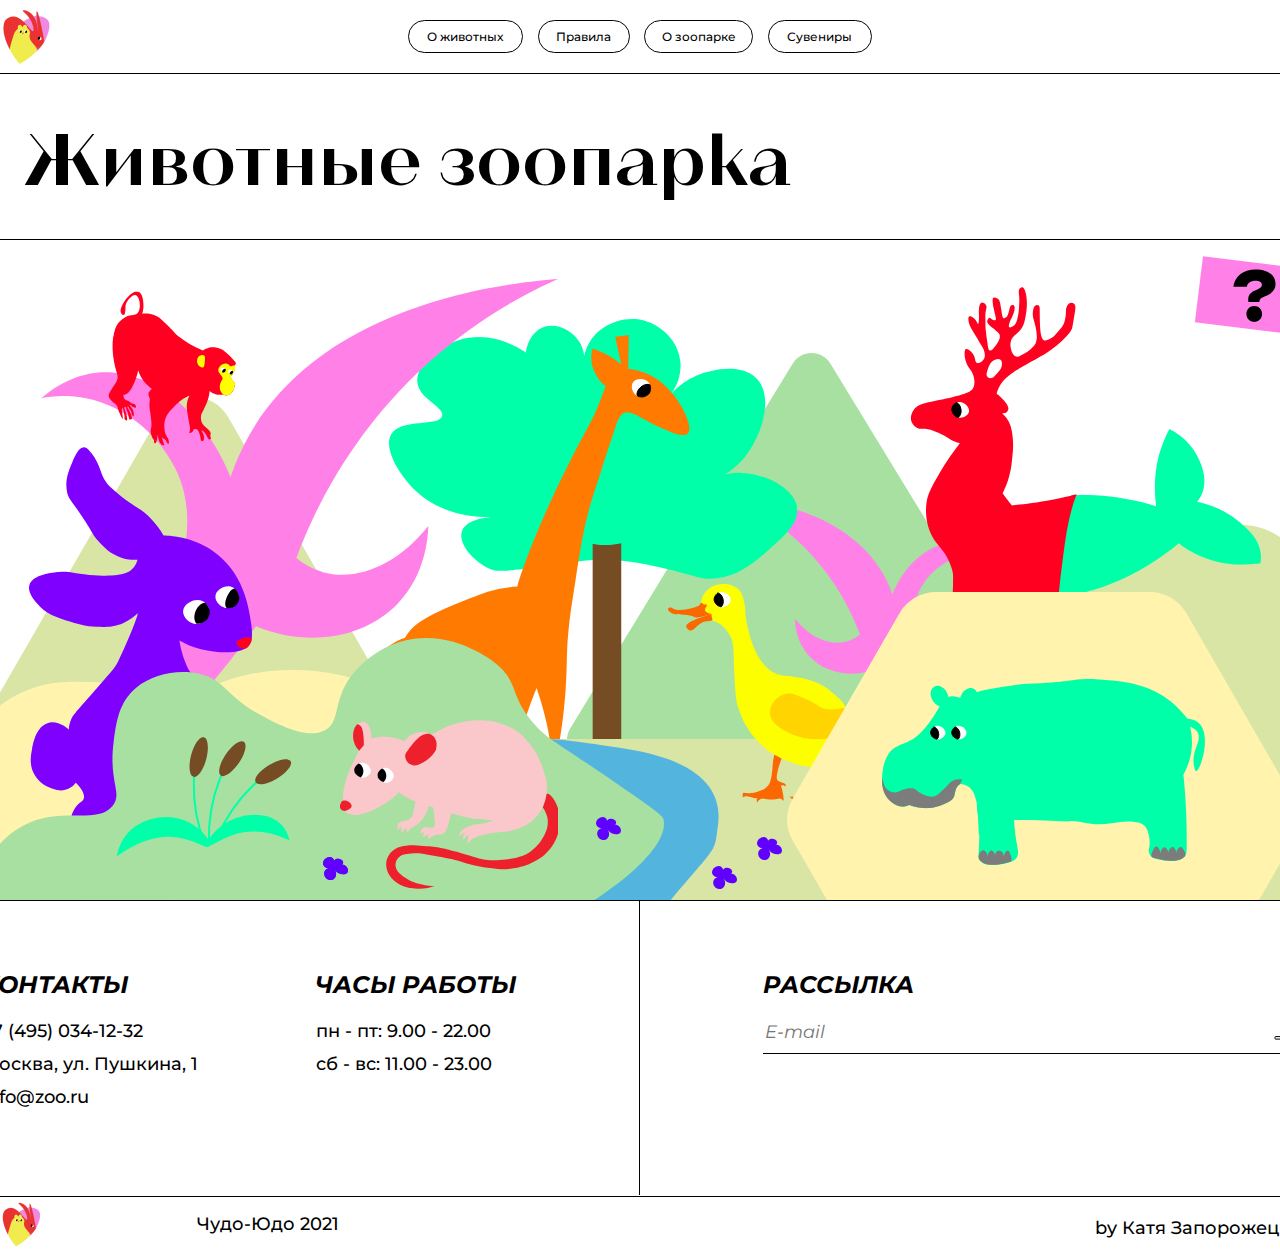
<file: about-animals.html>
<html>
    <head>
        <link rel="icon" href="img/favicon.ico" type="image/x-icon" />
          <title>«Чудо-Юдо»‎</title>
    </head>
    <body style="margin: 0px;">
        <meta charset="UTF-8" />
        <meta name="viewport" content="width=1440, maximum-scale=1.0" />
        <link rel="stylesheet" type="text/css" href="css/common.css" />
        <link rel="stylesheet" type="text/css" href="css/about-animals.css" />

        <div class="container-center-horizontal">
            <div class="macbook-pro-25 screen">
                <svg class="group-21-4M5ZzH" width="1335" height="854" viewBox="0 0 1335 854" fill="none" xmlns="http://www.w3.org/2000/svg">
                    <path d="M812.624 136.631L590.307 501.207C581.238 515.949 591.894 535 609.24 535H1053.76C1071.11 535 1081.76 516.062 1072.69 501.207L850.489 136.631C841.873 122.456 821.24 122.456 812.624 136.631Z" fill="#A8E0A1" />
                    <path
                        d="M999.431 490.316C979.093 471.551 974.381 469.386 966.928 461.977C946.639 441.817 923.464 399.668 938.609 365.459C945.821 349.196 962.505 332.934 983.708 328.748C992.699 326.967 1000.49 327.737 1005.73 328.748C994.238 318.788 983.756 316.719 978.468 316.142C953.177 313.544 925.82 333.896 912.405 367.528C909.761 359.733 906.54 352.757 902.982 346.55C865.479 281.211 775.136 271.828 751 270C769.078 277.987 794.849 291.988 820.187 316.142C855.382 349.822 872.162 386.437 879.951 407.415C874.326 411.938 869.085 413.862 865.287 414.776C848.266 418.77 828.89 409.436 814.947 391.681C815.091 397.744 816.389 415.402 829.611 429.451C846.007 446.917 874.085 451.68 899.856 440.999C908.27 452.642 917.694 464.623 928.176 476.651C961.976 515.624 997.459 544.589 1029 566C1028.81 550.218 1028.66 534.437 1028.47 518.704C1021.93 511.919 1012.03 501.912 999.431 490.316Z"
                        fill="#FF81E7"
                    />
                    <g clip-path="url(#clip0)">
                        <path
                            d="M789.308 322.33C775.239 334.617 759.607 348.468 736.829 351.372C717.177 353.83 712.934 345.564 656.881 335.734C636.113 331.936 614.675 331.713 593.906 335.064C523.338 345.34 517.085 345.34 509.046 341.543C493.19 334.17 477.558 316.298 482.024 304.011C486.491 291.5 509.939 289.936 512.395 289.936C499.89 290.383 463.042 289.936 435.351 263.574C420.389 249.053 402.747 221.798 411.233 207.277C421.059 190.745 459.246 200.128 462.149 188.957C464.606 179.574 438.924 172.426 437.361 155C435.798 137.351 459.469 119.255 479.344 113C512.172 102.723 541.427 122.606 545.893 125.734C545.893 124.617 547.903 107.638 561.525 100.936C575.147 94.4575 592.343 102.947 599.712 115.234C602.169 119.479 603.732 124.17 604.179 128.862C606.188 120.149 610.655 112.33 616.908 105.851C622.491 100.713 629.19 96.6915 636.56 94.4575C643.929 92.2234 651.745 91.5532 659.338 92.4468C679.66 96.0213 698.418 113 700.428 134.894C701.321 146.287 697.972 157.681 691.049 166.84C698.195 159.021 706.904 152.766 716.73 148.521C731.693 142.266 760.947 135.787 776.356 151.202C793.998 169.074 782.162 206.16 767.87 226.043C761.84 234.532 754.024 241.904 745.092 247.489C750.674 246.149 756.481 245.702 762.287 245.926C786.405 247.043 815.66 262.011 817.446 282.117C818.116 296.862 804.94 308.479 789.308 322.33Z"
                            fill="#00FFA9"
                        />
                        <path d="M641.249 296.638H612.665V512H641.249V296.638Z" fill="#754C24" />
                        <path
                            d="M625.171 318.085C657.775 318.085 684.35 296.415 684.35 269.606C684.35 242.798 657.775 221.128 625.171 221.128C592.566 221.128 565.992 242.798 565.992 269.606C565.992 296.415 592.566 318.085 625.171 318.085Z"
                            fill="#00FFA9"
                        />
                    </g>
                    <g clip-path="url(#clip1)">
                        <path d="M178.698 190.077L6.52753 488.77C-8.82651 515.607 10.4172 549 41.33 549H385.875C416.788 549 436.031 515.607 420.677 488.77L248.098 190.077C232.744 163.239 194.256 163.239 178.698 190.077Z" fill="#D8E5A5" />
                    </g>
                    <ellipse cx="313" cy="512.5" rx="126" ry="69.5" fill="#FFF3AE" />
                    <path
                        d="M73.9896 499.331C115.251 461.231 124.81 456.835 139.929 441.79C181.093 400.857 228.109 315.279 197.383 245.821C182.751 212.801 148.903 179.781 105.887 171.282C87.6458 167.667 71.8437 169.23 61.2113 171.282C84.5244 151.059 105.789 146.859 116.519 145.686C167.827 140.411 223.33 181.735 250.544 250.021C255.909 234.195 262.445 220.03 269.663 207.428C345.747 74.7622 529.033 55.7123 578 52C541.323 68.2168 489.04 96.6452 437.634 145.686C366.232 214.071 332.189 288.414 316.387 331.008C327.799 340.191 338.432 344.098 346.138 345.955C380.668 354.063 419.979 335.111 448.266 299.063C447.974 311.372 445.34 347.225 418.515 375.751C385.253 411.213 328.287 420.884 276.003 399.197C258.933 422.838 239.815 447.163 218.55 471.586C149.976 550.717 77.9889 609.527 14 653C14.3902 620.957 14.6828 588.914 15.073 556.969C28.339 543.194 48.4331 522.874 73.9896 499.331Z"
                        fill="#FF81E7"
                    />
                    <path
                        class="clickable"
                        onclick="open_window('giraffe-chameleon')"
                        d="M407.1 428.4C411.8 425.1 415.2 423.2 420.3 421C417.8 428 416 436.2 415.2 445.6C414.3 463.9 414.2 478.8 414.3 489C414.7 525.4 417.7 542.2 411.6 567.8C409 578.4 405.8 586.9 403.5 592.2C419.1 595.9 437.2 598.7 440.6 592.2C443.5 586.7 434.2 577.6 428.8 569.6C402.6 530.5 430.2 459.3 439.7 460.1C445.9 460.6 450.7 492.3 450.6 594.1C462.3 597.3 476.7 599.9 480.5 594.1C484.6 587.8 474.2 574.7 469.6 567.9C457.9 550.3 448.7 519.3 462.4 461.1H531.2C534.7 494.1 535.2 531.7 529.4 572.4C528.4 579.8 527.1 587.1 525.8 594.1C538.5 597.3 553.2 599.7 556.6 594.1C559.9 588.5 550.4 577.6 546.6 572.4C535.1 556.3 529.9 525.5 556.6 461.1C576.7 520.2 573.2 551.7 565.7 569.7C563.6 574.7 557.8 586.8 563 594.1C569.4 603.2 590.9 602.5 594.7 595C597.7 588.9 587.9 580.7 582 570.6C568 546.3 581 529.4 585.6 462.9C587.7 433.4 585.8 427.6 589.2 396.8C590.6 384.7 592.2 374.3 595.5 353.4C600.4 322.2 602.9 306.6 607.3 289.1C611.7 271.5 615.9 260.2 621.8 242C636.3 197.6 625.4 231.1 636.3 197.6C637.5 193.7 640.3 187.6 644.4 185.8C651.5 182.7 663.2 193.1 679.7 200.3C691.5 205.5 703.4 210.7 707.7 206.7C713.9 200.8 702.3 175.9 686.9 160.5C677.1 150.7 667.8 146.8 662.5 145.1C658.4 143.8 653.4 142.1 648.2 142.1C648.4 130.7 648.6 119.4 648.8 108C644.3 108.6 639.7 109.2 635.2 109.8C637.2 119.1 639.2 128.3 641.2 137.6C635.1 131.7 625.2 126 612.5 121.5C611.5 125.4 610.1 133.5 613.4 142.3C615.6 148.1 620.1 155.3 625.7 159.3C624.3 162.4 623.3 165.3 622.4 167.7C612.5 194.5 611.4 192.3 588.9 236.5C561.7 289.9 542.3 340.6 537.3 359.6C528.1 360.1 514.4 361.8 499.3 367.7C477.6 376.2 446.2 388 433.2 400.3C430.1 403.3 427.4 406.7 425 410.7C423.8 411.1 422.6 411.6 421.4 412.1C394.8 423.5 382.6 449.2 378 461C387.2 451.1 392.6 438.4 407.1 428.4Z"
                        fill="#FF7A00"
                    />
                    <path
                        d="M652.9 155.4C655.9 150.8 665.6 150.9 669.1 156.1C671 158.9 671.2 163.4 668.6 166.6C667.6 167.8 666.7 168.4 665.5 169C664.5 169.4 663.5 169.7 662.4 169.8C661 169.9 659.6 169.7 658.3 169.3C652.8 167.3 650.2 159.6 652.9 155.4Z"
                        fill="white"
                    />
                    <path
                        d="M657.1 168.5C656.4 166 657.9 162.4 661 159.9C664.1 157.4 667.8 156.7 670.1 157.9C671.1 161.6 670.7 166.2 667 168.3C666.9 168.3 666.6 168.5 666.6 168.6C666.2 168.9 666 168.9 665.6 169.1C664.8 169.6 663.7 169.8 662.8 169.9C661.7 170 660.3 169.9 659.1 169.6C658.7 169.5 658.3 169.3 657.9 169.2C657.6 168.8 657.3 168.6 657.1 168.5Z"
                        fill="black"
                        stroke="black"
                        stroke-miterlimit="10"
                    />
                    <path d="M879.176 788H418.823C392.4 788 371 766.607 371 740.192V559.808C371 533.393 392.4 512 418.823 512H879.176C905.599 512 927 533.393 927 559.808V740.192C927.1 766.607 905.599 788 879.176 788Z" fill="#D8E5A5" />
                    <g clip-path="url(#clip2)" class="clickable" onclick="open_window('yellow-duck')">
                        <path
                            d="M903.091 519.664C904.455 516.947 904 510.006 903.091 508.95C901.12 509.705 894.754 513.93 890.964 513.175C885.659 512.119 882.779 509.554 881.263 507.139C873.23 495.219 864.286 476.055 859.891 472.283C848.674 462.626 840.489 451.46 803.958 448.744C802.139 448.593 800.017 448.14 797.44 447.235C773.642 438.634 767.276 399.703 765.457 388.235C765.305 386.877 765.76 381.294 763.941 374.202C762.729 369.525 761.971 366.356 759.697 363.64C753.634 356.246 738.779 354.284 729.23 361.376C727.714 362.433 722.56 366.808 721.196 374.202C719.529 384.614 726.956 392.008 727.714 392.762C729.381 392.913 731.806 393.215 734.535 394.271C743.326 397.591 747.722 404.834 749.39 407.55C754.24 415.547 753.331 421.281 754.392 446.178C755.301 469.114 756.514 474.697 757.878 479.526C759.242 483.147 761.516 491.296 766.973 500.349C781.221 524.19 804.564 533.093 808.505 534.451C817.145 537.62 832.152 543.052 849.583 537.469C860.649 533.998 868.076 527.51 872.017 523.436C873.836 524.643 884.75 531.735 894.905 527.661C896.724 526.756 900.969 524.039 903.091 519.664Z"
                            fill="#FDFF00"
                        />
                        <path
                            d="M845.339 538.525C844.278 535.205 838.821 533.093 836.699 534.602C835.638 535.507 835.941 537.016 836.547 543.504C837.305 552.558 837.002 555.576 836.547 557.688C835.941 560.706 835.638 562.668 833.819 564.629C832.454 566.138 830.484 567.496 824.875 568.553C821.238 569.307 815.781 570.062 808.96 569.458C809.111 569.609 812.597 571.118 813.204 574.739C813.659 577.455 812.294 580.02 810.021 581.529C813.507 580.473 818.509 579.417 824.421 579.87C827.604 580.02 830.181 579.568 830.939 580.775C831.545 581.982 830.332 583.793 829.574 584.698C830.787 583.944 832.606 582.887 834.88 581.831C839.882 579.568 840.943 580.02 842.155 578.813C845.187 575.795 840.336 570.967 840.64 560.706C840.791 555.576 840.943 550.144 843.823 544.259C844.884 542.448 845.945 540.637 845.339 538.525Z"
                            fill="#FB6700"
                        />
                        <path
                            d="M801.533 531.433C801.078 532.489 800.623 534.149 800.017 535.96C798.956 539.128 798.349 540.939 797.895 543.202C796.682 548.333 796.076 551.653 797.743 553.463C798.501 554.218 799.865 554.67 802.442 555.727C804.109 556.33 805.322 556.632 805.625 557.688C805.928 558.443 805.625 559.046 805.474 559.65C805.322 559.499 804.564 558.443 803.2 558.292C802.139 558.141 801.229 558.594 800.926 558.744C801.684 560.555 802.29 562.819 802.745 565.233C803.351 568.402 803.655 571.42 803.655 573.834C803.048 573.381 802.594 572.928 801.987 572.476C801.078 571.721 799.714 571.42 798.501 571.721C797.44 572.023 796.379 572.174 795.318 572.325C790.619 572.928 786.526 572.325 783.798 571.721C783.343 571.57 781.676 571.42 780.16 572.325C778.189 573.381 777.583 575.041 777.431 575.494C776.37 573.834 776.37 571.872 777.431 570.665C778.189 569.76 779.25 569.458 779.705 569.458C778.947 570.062 777.583 570.967 775.916 571.118C774.855 571.269 774.248 570.967 771.368 570.212C767.579 569.156 766.518 569.156 765.76 569.307C764.396 569.458 763.335 570.061 762.728 570.363C762.425 567.798 762.728 565.535 763.638 565.686C771.065 566.591 773.187 566.591 782.13 563.12C787.284 561.008 788.8 557.386 789.255 556.783C789.558 556.33 790.316 554.972 791.074 551.351C792.135 546.673 792.286 543.052 792.438 541.392C792.589 538.223 793.044 533.545 794.257 527.811C796.834 528.868 799.107 530.226 801.533 531.433Z"
                            fill="#FB6700"
                        />
                        <path
                            d="M732.413 392.762C731.958 394.271 728.472 393.818 725.137 394.572C717.861 396.383 715.891 401.664 711.949 403.324C709.676 404.38 706.493 401.363 706.189 399.401C706.038 396.836 710.888 392.913 731.655 386.877C731.655 387.33 731.503 387.782 731.503 388.537C731.806 391.102 732.716 392.007 732.413 392.762Z"
                            fill="#FB6700"
                        />
                        <path
                            d="M726.501 377.521C726.198 377.22 725.137 377.672 723.469 377.22C722.56 376.918 722.257 375.862 721.499 375.862C720.741 375.862 720.286 376.918 720.135 377.371C719.074 379.181 716.8 379.936 713.465 380.841C708.918 382.199 697.701 384.462 693.002 381.445C692.547 381.143 691.183 380.087 689.667 380.539C689.667 380.539 688.303 380.841 688 381.746C687.545 383.104 689.819 384.915 690.425 385.368C695.276 389.14 700.581 386.575 710.888 388.838C714.829 389.744 714.981 390.8 717.558 390.498C723.015 389.744 728.471 387.933 731.806 387.028C731.2 387.028 728.926 386.424 727.865 385.971C726.804 385.519 725.591 384.613 725.137 383.708C724.227 381.143 728.168 378.729 726.501 377.521Z"
                            fill="#FB6700"
                        />
                        <path
                            d="M750.753 373.296C751.057 368.619 744.539 363.79 739.385 365.45C737.869 366.054 736.657 366.959 735.747 368.317C734.838 369.675 734.383 371.184 734.383 372.844C734.383 373.9 734.686 375.107 735.292 376.013C735.747 376.767 736.353 377.521 736.96 378.125C737.869 378.88 738.779 379.483 739.991 379.936C744.842 381.294 750.45 377.371 750.753 373.296Z"
                            fill="white"
                        />
                        <path
                            d="M741.204 379.785C743.023 378.427 743.781 375.258 743.023 371.938C742.265 368.619 740.143 366.355 737.87 365.903C735.293 367.864 733.171 371.184 734.535 374.504C734.535 374.504 734.686 374.805 734.686 374.956C734.838 375.258 734.99 375.56 735.141 375.711C735.444 376.465 736.051 377.069 736.657 377.672C737.415 378.427 738.324 378.88 739.385 379.332C739.688 379.483 740.143 379.483 740.446 379.634C740.598 379.785 740.901 379.785 741.204 379.785Z"
                            fill="black"
                            stroke="black"
                            stroke-miterlimit="10"
                        />
                        <path
                            d="M789.861 485.863C790.164 497.784 806.231 504.725 811.84 507.139C841.852 519.965 881.566 505.781 882.324 494.313C882.627 489.334 875.654 484.354 870.956 482.392C861.558 478.469 856.859 484.505 845.187 481.789C837.911 480.129 838.821 477.564 825.633 471.981C815.932 467.756 811.082 465.643 805.777 466.85C797.44 468.661 789.558 477.413 789.861 485.863Z"
                            fill="#FFD400"
                        />
                    </g>
                    <path
                        d="M232.152 743H21.8474C9.77622 743 0 721.607 0 695.192V514.808C0 488.393 30.5 464 70.5 456.5C110.5 449 232.152 467 232.152 467C244.223 467 254 488.393 254 514.808V695.192C254.046 721.607 244.223 743 232.152 743Z"
                        fill="#FFF3AE"
                    />
                    <path
                        d="M985 806.176L985 345.823C985 319.4 1010.89 298 1042.85 298L1261.15 298C1293.11 298 1319 319.4 1319 345.823L1319 806.176C1319 832.599 1293.11 854 1261.15 854L1042.85 854C1010.89 854.1 985 832.599 985 806.176Z"
                        fill="#D8E5A5"
                    />
                    <g clip-path="url(#clip3)" class="clickable" onclick="open_window('deerfish')">
                        <path
                            d="M1279.72 321.513C1276.84 310.93 1270.13 304.677 1262.61 297.783C1259.57 295.057 1251.1 287.521 1237.99 281.588C1229.83 277.901 1222.48 275.977 1217.04 274.854C1218.64 272.77 1220.72 269.884 1222.32 265.875C1227.43 252.407 1222 239.58 1219.44 233.487C1211.6 214.567 1195.61 205.267 1189.54 202.06C1187.46 205.748 1185.54 209.757 1183.78 213.925C1173.55 238.778 1174.03 262.668 1176.11 279.183C1171.63 277.901 1167.15 276.618 1162.36 275.335C1136.61 268.922 1112.63 267.479 1091.84 268.12C1091.68 268.28 1091.52 268.441 1091.36 268.601C1088.32 272.128 1086.4 277.58 1085.45 282.871C1084.01 292.331 1084.01 301.631 1081.45 311.091C1077.13 331.294 1074.41 351.015 1071.85 370.737C1079.05 370.256 1084.33 369.454 1087.04 368.973C1090.56 368.492 1107.51 365.766 1127.98 358.07C1158.68 346.526 1182.82 329.53 1198.81 316.222C1200.73 317.825 1203.45 319.749 1206.81 321.994C1207.77 322.635 1218.64 329.369 1232.39 333.378C1253.02 339.471 1272.84 337.226 1280.36 336.264C1281.16 332.897 1281.32 327.606 1279.72 321.513Z"
                            fill="#00FFA9"
                        />
                        <path
                            d="M1083.21 328.728C1081.29 342.517 1079.69 356.306 1078.41 369.935C1060.02 372.02 1045.79 370.737 1042.75 369.775C1042.43 369.615 1040.51 368.973 1037.8 368.973C1036.68 368.973 1035.88 368.973 1035.4 368.973C1035.4 371.539 1035.24 375.387 1035.08 379.876C1034.76 386.931 1034.28 400.239 1032.68 413.868C1031.08 427.657 1030.44 424.451 1029 437.438C1025.96 463.894 1028.36 478.805 1029.8 483.135C1030.44 485.219 1030.6 486.341 1031.08 488.426C1031.72 492.434 1032.04 494.519 1030.92 496.122C1029.96 497.565 1028.68 497.405 1027.72 499.329C1027.08 500.772 1027.08 502.215 1027.24 502.696C1027.56 506.063 1030.28 506.384 1032.36 510.713C1033 512.156 1033.8 514.08 1033 516.004C1032.52 517.126 1031.56 517.928 1030.92 518.249C1021.49 522.097 1006.62 525.785 992.225 520.173C991.105 519.692 990.146 519.211 989.027 518.73C989.027 515.523 989.506 513.118 990.146 511.515C991.905 506.223 995.902 501.413 999.9 499.65C1005.5 497.084 1005.66 497.084 1005.66 497.084C1006.3 496.924 1007.1 496.763 1007.89 495.962C1009.01 495 1009.49 493.717 1009.65 492.915C1009.97 491.953 1009.97 491.152 1009.97 490.51C1010.13 485.059 1010.93 450.425 1009.81 433.109C1009.49 428.619 1009.33 426.375 1008.69 423.649C1006.78 414.83 1002.62 409.86 1002.94 403.446C1003.1 397.834 1003.1 397.834 1003.1 397.834C1003.1 397.834 1003.42 395.589 1003.26 392.864C1003.26 391.902 1003.1 391.1 1002.46 390.619C1001.66 389.978 1000.22 390.298 1000.06 390.459C999.26 390.779 998.78 391.1 998.621 391.421C994.463 398.315 987.588 409.539 979.113 423.328C969.04 439.683 967.92 441.126 965.842 445.936C959.446 460.847 960.565 467.902 955.288 484.898C954.329 488.105 953.21 490.831 953.689 494.519C954.169 499.81 956.887 502.536 955.288 505.101C954.649 506.223 954.169 505.903 949.692 508.789C946.974 510.553 945.695 511.354 945.375 512.156C944.255 514.721 946.974 516.806 948.093 522.097C948.733 524.983 949.212 527.548 948.093 529.473C944.735 535.405 928.426 532.519 918.352 530.755C913.715 529.954 909.878 528.992 907.319 528.35C908.438 524.662 911.477 516.806 918.832 510.072C923.789 505.582 928.905 503.337 932.103 502.215C932.263 502.055 932.263 501.734 932.423 501.413C932.423 500.772 932.263 500.291 932.263 500.13C931.783 499.168 932.103 497.084 932.743 495.641C933.702 493.396 935.301 492.114 935.941 491.793C937.06 491.151 938.019 490.831 938.659 490.671C939.139 489.388 939.778 487.624 940.418 485.54C942.816 477.843 943.616 472.071 944.735 464.535C947.134 448.982 946.494 453.312 947.613 445.295C948.892 437.117 949.532 431.826 950.971 423.809C951.451 420.763 951.931 418.358 952.25 416.754C954.169 415.151 956.727 412.746 959.446 409.539C962.164 406.332 966.002 401.843 968.4 395.429C969.04 393.665 969.519 389.978 970.639 382.442C971.598 375.547 972.238 371.218 972.717 365.125C973.037 360.956 973.037 357.429 973.037 355.024C973.037 351.176 973.197 349.091 973.037 347.648C972.717 342.678 970.798 338.669 969.199 334.661C964.243 322.796 958.646 320.07 953.37 311.412C944.096 296.179 946.014 279.504 946.494 275.977C947.613 267.318 951.291 260.584 958.646 247.757C963.443 239.259 970.319 228.356 979.913 216.17C978.314 215.849 976.075 215.368 973.357 214.086C970.958 212.963 969.839 212.001 967.281 210.398C963.443 207.993 960.085 206.55 958.326 205.748C954.649 204.145 951.771 202.862 947.933 202.221C942.017 201.098 940.738 202.541 937.38 200.938C936.261 200.457 932.903 198.533 931.464 194.524C929.385 188.592 933.702 182.98 934.182 182.178C936.9 178.811 940.418 177.528 947.453 175.604C958.326 172.718 963.443 172.237 972.397 170.153C989.666 166.305 992.065 163.258 993.024 161.334C995.742 156.203 993.824 149.79 993.184 148.026C991.265 141.933 988.067 141.452 985.989 134.718C984.23 129.587 983.91 123.013 985.989 122.051C987.588 121.249 990.946 123.975 992.704 126.541C995.902 131.03 994.623 135.039 997.022 136.001C999.1 136.802 1002.3 134.558 1003.74 132.313C1005.5 129.427 1004.7 126.06 1004.22 124.136C1003.58 121.57 1002.62 120.287 1000.54 116.92C997.821 112.591 1000.38 116.279 994.143 106.178C991.105 101.047 989.666 98.9623 988.867 95.4349C988.547 93.9918 987.748 90.304 989.187 89.5023C990.146 88.861 991.905 89.823 992.544 90.304C996.542 92.5488 997.182 97.0383 998.141 96.8779C998.461 96.8779 998.78 96.3969 998.94 91.5867C999.1 86.6162 998.621 85.4939 998.94 82.4474C999.26 79.7217 999.58 76.3545 1001.5 75.7132C1002.94 75.2322 1005.02 76.5149 1005.98 78.1183C1007.1 80.2027 1006.14 82.4474 1005.82 83.8905C1005.18 85.9749 1005.34 90.304 1005.5 98.9623C1005.5 101.848 1006.14 106.498 1007.41 115.638C1008.05 120.768 1008.53 123.013 1009.81 123.494C1011.73 124.136 1014.29 120.448 1015.73 118.524C1017.49 116.279 1021.17 111.148 1019.41 107.3C1018.93 106.338 1017.97 105.376 1015.73 103.452C1013.81 101.688 1013.17 101.528 1011.09 99.764C1008.69 97.6796 1007.41 96.5573 1007.26 95.1142C1006.94 93.0298 1008.53 90.7851 1009.81 90.7851C1010.61 90.7851 1010.77 91.7471 1012.37 92.5488C1012.69 92.7091 1014.77 93.8315 1015.57 93.0298C1016.37 92.3884 1015.89 90.785 1014.61 85.4939C1013.49 80.6837 1013.17 79.401 1013.01 78.1183C1012.53 74.7512 1012.21 71.384 1013.65 70.5823C1014.77 69.941 1017.01 70.903 1018.29 72.1857C1019.89 73.7891 1020.21 75.5528 1021.33 83.0888C1022.13 88.5403 1022.45 90.785 1023.72 91.2661C1024.68 91.5867 1025.48 90.785 1026.12 90.304C1027.24 89.5023 1027.88 88.2196 1029 83.8905C1029.96 80.2027 1030.12 79.0803 1031.24 78.4389C1032.04 77.9579 1033.32 77.9579 1033.96 78.5993C1034.92 79.401 1034.76 81.1647 1034.44 82.9284C1034.28 84.3715 1033.8 85.9749 1032.52 89.0213C1031.24 92.0678 1030.6 92.5488 1029.8 95.1142C1029 97.3589 1028.36 99.4434 1029.16 100.085C1029.96 100.886 1032.2 99.9244 1033.64 98.802C1035.4 97.5193 1036.36 95.5952 1037.32 91.9074C1038.59 87.4179 1038.91 83.2491 1039.07 79.5613C1039.39 74.5908 1039.39 72.0254 1039.23 69.941C1038.91 66.2532 1038.12 63.6878 1039.55 61.7637C1039.71 61.6034 1040.83 60.1603 1042.27 60.3206C1043.39 60.481 1044.35 61.7637 1045.15 64.0084C1048.03 72.8271 1046.43 84.0508 1046.43 84.0508C1044.99 93.3505 1044.35 98.321 1040.35 102.971C1036.36 107.781 1032.52 108.583 1030.92 114.034C1029.8 118.203 1030.92 121.891 1031.24 123.013C1031.72 124.617 1033.32 129.106 1036.68 129.747C1037.96 130.068 1039.55 129.106 1042.59 127.503C1047.39 124.937 1050.43 122.372 1051.39 121.41C1053.15 119.967 1053.95 119.165 1054.42 118.363C1059.22 112.11 1055.7 99.6037 1053.63 92.5488C1053.31 91.5867 1052.03 86.9369 1053.31 82.1267C1053.79 80.5234 1054.42 79.0803 1055.7 78.4389C1056.66 77.9579 1058.1 77.9579 1058.9 78.7596C1059.7 79.5613 1059.7 80.844 1059.7 81.3251C1059.86 97.5193 1059.86 111.148 1063.86 113.233C1064.82 113.714 1066.1 113.233 1068.66 112.431C1072.65 110.988 1075.05 108.262 1079.21 103.291C1081.45 100.566 1082.73 99.283 1083.53 97.3589C1085.13 93.9918 1085.44 90.6247 1085.76 88.0593C1086.24 83.4095 1085.6 82.1267 1086.88 79.401C1087.36 78.4389 1088.64 75.8735 1091.04 75.7132C1092.16 75.5528 1093.28 76.0339 1094.08 76.6752C1095.84 78.2786 1095.52 81.4854 1094.88 85.3335C1093.28 95.2745 1092.48 100.245 1092.16 101.207C1090.4 105.216 1088.16 107.46 1083.85 111.95C1079.85 116.119 1075.37 119.806 1068.98 124.136C1065.3 126.701 1063.38 127.823 1051.39 134.558C1039.55 141.292 1033.48 144.819 1027.56 149.79C1025 151.874 1021.33 155.402 1018.77 160.853C1017.65 163.098 1017.01 165.182 1016.69 166.625C1024.68 172.879 1029.48 179.292 1028.2 182.659C1027.4 185.064 1025.64 185.866 1025.64 185.866C1024.2 186.507 1022.77 186.347 1022.13 186.187C1023.88 187.79 1026.44 190.356 1028.52 194.204C1029.48 195.807 1032.04 200.778 1032.84 212.001C1033.48 219.698 1032.84 225.309 1032.2 231.402C1031.4 238.938 1030.44 246.795 1026.92 256.415C1025.32 260.584 1023.72 263.951 1022.61 266.196C1024.36 268.761 1026.44 271.487 1028.52 274.213C1029.64 275.656 1030.92 277.099 1032.04 278.382C1041.15 277.58 1055.22 275.977 1072.33 272.77C1082.89 270.685 1090.24 268.922 1096.64 267.318C1088.96 286.719 1085.92 307.563 1083.21 328.728ZM1013.97 149.79C1015.73 147.545 1017.81 145.781 1019.57 143.537C1021.65 140.811 1022.29 138.085 1021.81 134.718C1021.65 133.275 1019.73 131.992 1018.29 131.992C1010.61 132.313 1008.05 140.169 1006.62 146.583C1005.82 150.11 1009.81 152.035 1012.21 150.752C1012.69 150.752 1013.49 150.431 1013.97 149.79Z"
                            fill="#FF0020"
                        />
                        <path
                            d="M989.027 184.583C989.826 179.773 983.75 174.001 978.314 175.123C976.715 175.604 975.276 176.406 974.156 177.689C973.037 178.971 972.398 180.575 972.238 182.178C972.078 183.301 972.238 184.583 972.717 185.545C973.037 186.347 973.677 187.149 974.156 187.95C974.956 188.912 975.915 189.554 977.035 190.035C981.831 192.44 988.227 188.912 989.027 184.583Z"
                            fill="white"
                        />
                        <path
                            d="M978.314 190.356C980.233 189.233 981.512 186.026 981.032 182.499C980.552 178.971 978.634 176.246 976.395 175.604C973.517 177.368 970.959 180.575 972.078 184.102C972.078 184.102 972.238 184.423 972.238 184.583C972.238 184.904 972.398 185.225 972.558 185.545C972.877 186.347 973.357 187.149 973.837 187.79C974.636 188.592 975.436 189.233 976.395 189.875C976.715 190.035 977.195 190.195 977.355 190.356C977.674 190.356 977.994 190.356 978.314 190.356Z"
                            fill="black"
                            stroke="black"
                            stroke-miterlimit="10"
                        />
                    </g>
                    <path d="M689.999 674H594.499L566.5 514.5C564.667 510.333 578.4 511.5 644 521.5C726 534 742 567.5 738 597.5C734 627.5 738.999 615.5 689.999 674Z" fill="#53B4DD" />
                    <path
                        d="M1169.99 365H956.013C941.049 365 927.203 372.98 919.651 386L812.664 571.5C805.112 584.52 805.112 600.48 812.664 613.5L919.651 799C927.203 812.02 941.049 820 956.013 820H1169.99C1184.95 820 1198.8 812.02 1206.35 799L1313.34 613.5C1320.89 600.48 1320.89 584.52 1313.34 571.5L1206.35 386C1198.8 373.12 1184.95 365 1169.99 365Z"
                        fill="#FFF3AE"
                    />
                    <path
                        class="clickable"
                        onclick="open_window('water-rabbit')"
                        d="M52.0755 521.938C50.8692 528.224 48.6979 538.619 54.9706 548.531C60.7608 557.959 70.1699 561.102 73.5475 562.069C76.9251 563.036 81.9915 564.487 87.7817 562.069C91.8831 560.377 94.5369 557.476 95.7432 555.784C100.568 560.619 105.393 566.904 103.705 571.739C102.74 574.64 100.327 574.64 96.9495 578.508C92.3656 583.827 89.2292 592.53 92.3656 596.639C93.3306 597.848 95.0194 599.299 104.911 598.815C115.526 598.332 120.593 596.156 128.796 594.947C140.135 593.013 149.302 593.738 154.369 594.464C168.121 595.914 174.876 596.639 179.942 599.057C181.39 599.782 185.25 601.716 189.592 600.749C192.246 600.024 194.176 598.573 195.141 597.365C195.865 594.705 196.589 589.145 194.659 582.618C192.005 574.157 185.974 569.563 183.32 567.871C178.253 564.487 173.428 563.761 170.774 563.278C178.977 557.476 207.204 536.685 209.376 504.774C209.617 500.906 209.617 496.796 208.893 492.203C225.54 501.873 242.428 503.807 251.354 496.071C252.561 495.104 257.868 490.753 258.11 483.5C258.592 476.973 254.491 471.412 250.631 468.753C246.529 465.852 244.841 467.544 237.12 464.885C233.019 463.435 226.022 460.534 220.473 456.424C213.718 451.347 213.236 450.38 210.099 445.062C205.274 437.326 200.69 423.304 199.484 413.392C219.026 425.722 259.557 430.315 269.208 418.227C270.896 416.293 273.309 411.942 271.138 396.228C268.725 380.031 263.659 344.251 231.089 322.736C212.753 310.648 193.694 308.714 183.561 308.472C176.806 296.868 169.327 289.616 164.019 285.264C156.058 278.979 150.991 277.286 138.928 267.375C131.932 261.573 128.313 258.672 125.9 254.804C120.351 246.584 121.317 241.749 114.561 230.387C110.219 224.585 107.565 220.233 103.946 220.233C98.6383 220.233 94.5369 229.662 92.1243 235.705C88.7467 243.441 84.4041 254.078 87.2991 266.166C88.988 272.451 90.918 272.451 102.74 290.583C112.872 305.813 111.666 306.297 116.974 312.582C122.523 318.868 129.761 327.329 142.065 330.955C148.337 332.889 153.886 332.889 157.505 332.647C156.781 335.307 155.093 339.175 151.956 342.317C149.061 345.218 141.582 350.779 109.495 347.878C90.6768 346.186 89.4705 344.01 78.8551 344.977C73.0649 345.46 52.558 347.394 49.4217 358.031C47.2504 365.042 54.0056 372.778 57.3832 376.646C65.586 387.041 76.2013 390.184 90.6768 394.777C98.397 397.195 105.876 399.371 116.25 399.854C123.97 400.096 133.138 400.579 143.512 395.986C150.026 393.085 154.851 389.217 157.746 386.316C157.746 390.184 146.407 417.744 138.205 434.183C136.274 438.293 133.621 441.919 130.726 445.303C121.075 456.424 96.9495 483.984 95.9844 485.192C94.0544 487.126 92.6068 489.06 91.6418 491.236C89.4705 495.588 88.988 499.697 88.7467 502.598C86.8166 500.906 78.1314 493.412 68.9636 495.829C56.6594 498.73 53.2818 515.169 52.0755 521.938Z"
                        fill="#8000FF"
                    />
                    <path
                        d="M203.103 383.899C203.827 376.404 215.166 370.36 222.886 374.228C225.057 375.437 226.987 377.371 227.952 379.547C229.159 381.723 229.4 384.382 228.917 387.041C228.676 388.734 227.952 390.426 226.746 391.876C225.781 393.085 224.816 394.052 223.61 394.777C222.162 395.744 220.232 396.47 218.543 396.711C210.582 398.162 202.62 390.426 203.103 383.899Z"
                        fill="white"
                    />
                    <path
                        d="M216.613 396.712C214.201 394.294 213.477 388.975 215.648 383.899C217.82 378.822 221.68 375.679 225.299 375.679C228.917 379.547 231.571 385.107 228.435 389.942C228.435 389.942 228.194 390.426 228.194 390.668C227.952 391.151 227.711 391.393 227.47 391.877C226.746 393.085 225.781 393.811 224.575 394.536C223.127 395.503 221.68 396.228 219.991 396.47C219.508 396.47 218.785 396.47 218.302 396.712C217.578 396.712 217.096 396.712 216.613 396.712Z"
                        fill="black"
                    />
                    <path
                        d="M271.378 411.216C272.585 412.909 270.172 416.535 269.69 417.502C268.725 419.194 267.518 421.128 265.347 421.612C261.487 422.82 256.179 418.711 256.42 415.81C256.42 411.7 269.207 408.315 271.378 411.216Z"
                        fill="#FF0020"
                    />
                    <path
                        d="M235.431 369.152C235.914 362.383 246.288 356.822 253.043 360.449C254.973 361.657 256.662 363.35 257.627 365.284C258.592 367.459 258.833 369.635 258.592 372.053C258.351 373.745 257.627 375.195 256.662 376.404C255.938 377.371 254.973 378.338 253.767 379.063C252.319 380.03 250.872 380.514 249.183 380.997C242.187 381.964 234.949 375.195 235.431 369.152Z"
                        fill="white"
                    />
                    <path
                        d="M246.771 381.097C244.6 378.921 244.841 374.812 246.771 370.218C248.701 365.625 251.705 361.547 255.083 361.547C258.219 364.932 261.005 371.185 258.11 375.537L257.869 376.02C257.628 376.504 257.387 376.746 257.145 376.987C256.422 377.954 255.698 378.921 254.491 379.405C253.285 380.13 251.838 380.855 250.39 381.097C249.515 381.243 249.184 381.097 248.943 381.339C247.886 381.339 247.254 381.339 246.771 381.097Z"
                        fill="black"
                    />
                    <path
                        d="M243.951 789.239C152.35 793.774 96.4828 777.809 57.3257 747.694C47.3603 740.075 -8.7079 696.989 2.46547 648.732C6.99522 628.958 22.4971 610 42.0253 599.296C80.4778 578.071 116.212 598.48 132.318 579.341C143.089 566.46 128.594 555.303 133.526 516.117C136.143 495.436 138.76 475.208 156.175 460.785C172.683 446.998 198.452 441.918 219.893 446.907C245.662 452.984 245.663 469.312 281.397 488.451C298.006 497.341 326.292 512.489 344.512 503.418C361.322 495.073 351.759 475.117 371.388 448.812C374.609 444.549 393.131 420.602 426.248 413.164C474.465 402.37 514.528 435.387 516.441 437.02C539.492 456.704 528.822 467.316 553.584 496.252C566.872 511.854 574.119 513.577 632.603 553.67C665.419 576.166 681.927 587.504 683.135 591.223C699.543 643.199 479.901 777.628 243.951 789.239Z"
                        fill="#A8E0A1"
                    />
                    <g clip-path="url(#clip4)">
                        <path d="M224.726 617.113C218.352 600.373 213.136 579.2 213.821 554.752C213.976 550.75 214.255 546.812 214.596 543.062" stroke="#00FFA9" stroke-width="2" stroke-miterlimit="10" />
                        <path
                            d="M213.513 549.831C217.693 550.926 223.403 542.972 226.266 532.065C229.13 521.157 228.063 511.427 223.882 510.331C219.702 509.236 213.992 517.19 211.129 528.098C208.265 539.005 209.333 548.736 213.513 549.831Z"
                            fill="#754C24"
                        />
                        <path d="M236.769 611.315C243.893 594.852 254.91 575.976 272.475 559.02C275.309 556.225 278.203 553.617 281.159 551.198" stroke="#00FFA9" stroke-width="2" stroke-miterlimit="10" />
                        <path
                            d="M297.176 551.518C306.843 545.714 312.877 538.002 310.656 534.294C308.434 530.586 298.797 532.286 289.131 538.09C279.465 543.894 273.43 551.606 275.652 555.314C277.873 559.022 287.51 557.322 297.176 551.518Z"
                            fill="#754C24"
                        />
                        <path d="M228.861 615.765C228.434 597.813 230.535 576.126 239.331 553.296C240.798 549.491 242.261 545.998 243.974 542.633" stroke="#00FFA9" stroke-width="2" stroke-miterlimit="10" />
                        <path
                            d="M258.814 536.107C265.153 526.78 267.396 517.249 263.823 514.819C260.25 512.389 252.214 517.981 245.875 527.308C239.535 536.635 237.293 546.166 240.866 548.596C244.439 551.026 252.475 545.435 258.814 536.107Z"
                            fill="#754C24"
                        />
                        <path
                            d="M228.715 618.516C230.74 615.152 218.068 596.619 197.101 592.226C182.936 589.255 158.544 591.594 145.401 610.643C141.23 616.681 139.184 622.859 138.213 627.23C150.591 618.62 167.721 609.603 186.601 608.854C211.545 607.895 226.69 621.879 228.715 618.516Z"
                            fill="#00FFA9"
                            stroke="#00FFA9"
                            stroke-width="2"
                            stroke-miterlimit="10"
                        />
                        <path
                            d="M228.471 617.764C226.676 615.438 237.552 598.687 255.913 592.18C268.384 587.698 289.835 585.903 301.547 599.239C305.202 603.454 307.105 608.032 308.017 611.477C296.93 606.463 281.903 601.797 265.137 603.937C243.303 606.793 230.266 620.089 228.471 617.764Z"
                            fill="#00FFA9"
                            stroke="#00FFA9"
                            stroke-width="2"
                            stroke-miterlimit="10"
                        />
                    </g>
                    <g clip-path="url(#clip5)">
                        <path
                            d="M352.9 638.2C354.7 635.8 354.4 632.6 352.5 631C350.3 629 347 630.4 345.3 631.8C343.9 633 342.5 635.4 343.2 637.6C344 640.2 347.4 642 351.1 641C348.6 640.6 346.1 641.8 344.9 643.8C343.4 646.4 344.3 649.6 346.3 651.4C348.3 653.2 351.4 653.6 353.5 652.3C356.3 650.6 357.2 646 354.6 642.4C355.2 643.3 356.5 645.2 358.8 646.3C361.6 647.6 366.3 647.8 367.6 645.2C368.7 643.1 367.3 639.5 364.6 638.2C361.9 636.8 358.2 637.8 356.1 640.8C360.8 640.1 363.5 637.1 363.1 635C362.8 633 359.6 631.1 356.8 631.8C354.3 632.5 352.5 635.2 352.9 638.2Z"
                            fill="#6000FF"
                        />
                        <g clip-path="url(#clip6)">
                            <path
                                d="M352.9 638.2C354.7 635.8 354.4 632.6 352.5 631C350.3 629 347 630.4 345.3 631.8C343.9 633 342.5 635.4 343.2 637.6C344 640.2 347.4 642 351.1 641C348.6 640.6 346.1 641.8 344.9 643.8C343.4 646.4 344.3 649.6 346.3 651.4C348.3 653.2 351.4 653.6 353.5 652.3C356.3 650.6 357.2 646 354.6 642.4C355.2 643.3 356.5 645.2 358.8 646.3C361.6 647.6 366.3 647.8 367.6 645.2C368.7 643.1 367.3 639.5 364.6 638.2C361.9 636.8 358.2 637.8 356.1 640.8C360.8 640.1 363.5 637.1 363.1 635C362.8 633 359.6 631.1 356.8 631.8C354.3 632.5 352.5 635.2 352.9 638.2Z"
                                fill="#6000FF"
                            />
                        </g>
                    </g>
                    <g clip-path="url(#clip7)" class="clickable" onclick="open_window('pink-rat')">
                        <path
                            d="M560.261 577.5C562.128 579.367 565.863 583.569 567.263 590.105C569.13 598.508 565.863 605.044 563.995 608.779C563.062 610.646 559.327 618.116 550.925 624.185C542.522 630.254 534.12 631.188 525.717 632.588C514.98 633.989 506.111 633.055 503.777 632.588C499.109 631.655 499.109 631.655 477.636 625.119C467.366 622.318 464.565 621.384 460.831 620.917C455.696 619.984 451.494 619.517 443.559 619.05C435.156 618.116 430.955 618.116 427.687 618.583C422.552 619.05 416.484 619.984 411.349 625.119C410.415 626.053 406.214 630.721 406.214 637.257C406.214 638.191 406.214 640.992 407.614 644.727C408.081 645.66 409.482 649.395 413.683 653.13C420.218 659.199 427.687 660.6 430.955 661.066C441.225 662.934 449.627 660.6 454.295 659.199C451.028 659.199 446.359 658.732 441.225 657.332C437.023 656.398 431.422 654.997 425.353 650.796C420.685 647.528 416.017 644.26 415.55 638.658C415.55 638.191 415.083 633.989 418.351 630.721C420.218 628.854 422.552 627.453 426.753 626.986C435.156 625.586 442.158 626.519 444.025 626.986C458.963 629.787 466.432 630.721 471.567 632.122C485.571 635.856 486.038 636.79 497.242 639.124C503.777 640.525 510.312 641.459 517.781 641.925C522.449 642.392 525.25 642.392 528.985 641.925C541.122 640.992 549.524 637.257 551.858 635.856C555.593 633.989 560.728 631.655 566.33 626.053C568.664 623.718 574.265 618.116 577.533 608.312C579.4 602.243 579.4 597.108 579.4 593.373C579.4 589.638 579.4 585.903 578 581.235C576.133 574.699 570.531 565.829 566.796 566.763C561.661 567.229 560.728 575.166 560.261 577.5Z"
                            fill="#ED202C"
                        />
                        <path
                            d="M424.886 514.008C423.486 513.541 421.619 513.075 419.285 512.141C414.617 510.74 409.015 509.34 401.546 509.807C399.212 509.807 395.477 510.274 391.276 511.674C391.276 509.807 391.276 507.472 390.809 504.204C389.876 501.403 388.475 496.268 384.741 495.334C381.006 494.401 378.205 496.735 377.272 497.202C374.471 500.003 373.537 503.738 373.071 506.072C372.604 507.472 372.137 514.475 376.338 520.077C377.739 521.945 378.672 522.878 379.606 523.345C378.205 525.213 376.805 528.014 374.938 531.749C365.602 549.489 363.734 562.094 363.268 565.362C362.801 569.097 362.801 571.431 363.268 575.166C363.734 581.235 364.201 583.102 365.135 584.036C367.002 586.837 370.737 587.304 372.604 587.771C374.471 588.238 379.139 588.704 389.876 584.503C400.146 580.301 407.148 575.166 409.949 573.298C414.15 570.03 416.951 567.229 418.818 564.895C420.685 566.762 423.486 568.63 426.287 570.03C429.555 571.898 432.822 573.765 435.623 574.699C435.156 577.033 434.223 579.367 433.756 582.169C432.822 587.304 432.822 588.704 431.422 590.572C430.021 591.972 428.154 593.373 425.353 593.84C423.486 594.307 422.552 593.84 421.152 594.774C420.685 595.24 419.285 595.707 418.351 596.641C416.484 599.442 417.884 603.177 417.884 603.177C418.818 601.776 420.218 600.843 421.152 599.442C421.152 600.376 421.152 600.843 421.152 601.776C421.152 603.177 421.619 604.577 421.619 605.978C422.086 605.044 422.552 604.577 423.486 603.644C424.42 602.243 425.353 601.309 426.287 600.376C426.287 600.843 426.287 602.243 426.754 603.644C427.22 605.044 428.154 605.978 428.621 606.445C428.621 605.511 428.154 604.577 428.621 603.644C429.088 602.71 430.021 602.243 431.889 600.843C433.756 599.909 434.689 598.975 435.623 598.508C438.424 597.108 439.824 595.24 441.692 593.373C446.36 588.238 448.227 581.235 448.694 579.367C450.094 579.834 451.495 579.834 452.895 580.301C453.362 582.169 453.362 583.569 453.829 585.437C454.295 587.304 454.295 588.704 454.295 590.105C454.295 591.039 454.295 591.972 454.762 593.84C454.762 594.774 454.762 594.307 454.762 596.641C454.762 596.641 454.762 597.108 454.762 598.041C454.762 598.508 454.762 598.975 454.295 599.442C454.295 599.442 453.829 599.909 453.829 600.376C453.829 600.376 453.362 600.843 452.428 600.843C451.495 600.843 451.028 600.843 450.561 600.843C448.694 600.376 448.694 600.376 447.76 600.376C447.293 600.376 445.893 599.909 444.492 600.376C444.026 600.376 442.625 600.843 441.692 601.776C440.291 603.644 440.758 605.978 440.758 606.445C441.225 606.445 441.692 605.978 441.692 605.978C442.625 605.511 443.559 605.511 444.492 605.044C444.026 605.511 443.559 605.978 443.559 606.912C443.092 607.845 443.092 609.246 443.092 609.713C443.559 609.713 444.492 609.246 444.959 609.246C446.36 608.312 447.293 607.845 448.694 606.912C448.694 607.378 448.227 607.845 448.227 608.312C447.76 609.713 447.76 611.113 447.76 612.514C449.161 611.113 450.561 610.646 451.495 609.713C452.895 609.246 455.229 607.378 458.497 607.378C460.364 607.378 461.298 607.845 462.698 606.912C464.098 606.445 464.565 605.511 465.499 604.577C467.366 601.309 468.3 598.041 469.7 592.439C470.167 590.572 470.634 588.704 471.101 586.37C476.235 587.771 480.437 589.171 484.171 589.638C490.707 591.039 494.441 591.972 498.642 591.972C500.043 591.972 503.777 592.439 509.379 592.906C510.313 592.906 511.246 592.906 512.18 593.373C511.713 593.84 510.779 594.307 509.379 594.774C507.045 595.707 505.644 596.174 504.244 596.174C499.576 597.108 498.176 596.641 494.441 597.575C490.707 598.508 487.906 599.909 486.505 600.376C481.37 602.71 480.437 605.044 479.97 605.978C479.503 606.912 479.036 608.312 479.036 608.779C479.503 608.312 480.437 607.845 481.37 607.378C482.771 606.445 484.638 605.978 485.572 605.511C485.105 605.978 484.171 606.912 483.704 607.845C482.771 610.18 483.238 612.047 483.238 612.981C483.704 612.514 484.171 611.58 484.638 611.113C486.038 609.246 487.906 608.312 489.306 607.845C488.839 608.312 488.373 609.713 487.906 611.113C487.439 613.448 487.906 615.782 488.373 616.716C488.839 615.782 489.773 614.381 490.707 613.448C492.574 611.58 494.908 610.646 495.841 610.18C504.244 606.912 512.647 605.978 512.647 605.978C523.383 604.577 522.45 605.511 527.585 604.577C532.253 603.644 539.255 602.243 547.19 597.575C556.527 591.506 560.728 584.036 561.662 582.169C562.595 580.768 565.863 574.232 566.796 564.895C567.73 556.025 565.396 549.489 563.529 543.42C561.662 537.818 557.927 525.68 547.19 514.008C544.39 510.274 536.921 502.337 523.85 497.669C514.981 493.934 507.512 493.467 503.31 493.467C485.105 492.533 471.101 498.135 464.098 500.937C458.497 503.271 453.829 506.072 451.028 507.939C450.094 507.006 448.694 506.539 447.293 505.605C443.559 504.204 440.758 505.138 437.957 505.605C432.822 506.539 429.555 508.873 429.088 509.34C427.22 511.207 425.82 512.608 424.886 514.008Z"
                            fill="#FAC7CA"
                        />
                        <path
                            d="M362.801 573.765C361.867 574.232 360.933 575.166 360.933 576.1C360.467 577.033 359.533 578.434 360 580.768C360 580.768 360.933 583.102 362.801 583.569C365.135 584.503 367.002 583.102 368.402 582.635C369.336 581.702 371.67 580.768 371.67 578.901C371.67 575.633 366.068 572.365 362.801 573.765Z"
                            fill="#ED202C"
                        />
                        <path
                            d="M383.807 518.21C383.807 517.276 383.807 516.343 383.807 514.942C383.807 513.541 383.807 511.207 383.34 508.406C383.34 506.539 382.873 505.138 382.407 502.804C381.94 500.936 381.473 499.069 379.606 498.135C379.139 497.669 378.205 497.202 377.272 497.202C376.805 497.669 375.871 498.602 375.404 499.536C375.404 500.003 374.471 500.936 374.004 502.804C373.07 505.138 373.07 507.006 373.07 508.406C373.07 509.807 373.07 512.141 374.004 514.942C374.471 517.276 375.871 519.144 376.805 521.011C377.738 521.945 378.672 522.878 379.139 523.812C380.539 521.945 382.407 520.077 383.807 518.21Z"
                            fill="#ED202C"
                        />
                        <path
                            d="M425.353 527.547C425.353 526.613 425.82 526.147 428.154 522.879C430.488 519.611 432.355 517.276 435.156 514.008C439.358 509.807 442.158 507.473 445.893 507.006C447.293 506.539 448.694 506.539 449.627 507.006C451.495 507.473 452.895 508.873 453.829 509.807C456.163 512.608 456.629 515.876 456.629 516.81C456.629 517.276 456.629 519.144 456.163 521.945C456.163 522.412 455.229 524.746 452.428 528.014C448.694 532.216 444.492 534.55 444.026 535.017C439.358 537.351 435.156 539.685 431.422 537.818C427.22 536.417 424.42 531.282 425.353 527.547Z"
                            fill="#ED202C"
                        />
                        <path
                            d="M390.809 544.82C391.743 540.152 385.674 534.55 380.539 535.95C379.139 536.417 377.738 537.351 376.805 538.285C375.871 539.685 374.938 541.086 374.938 542.486C374.938 543.42 374.937 544.82 375.404 545.754C375.871 546.688 376.338 547.155 376.805 548.088C377.738 549.022 378.672 549.489 379.606 549.956C383.807 552.29 389.875 549.022 390.809 544.82Z"
                            fill="white"
                        />
                        <path
                            d="M380.539 550.423C382.407 549.022 383.807 546.221 383.34 542.953C382.873 539.685 381.006 536.884 378.672 536.417C375.871 538.285 373.537 541.086 374.471 544.354V544.82C374.471 545.287 374.471 545.287 374.938 545.754C375.404 546.688 375.404 547.155 376.338 547.622C376.805 548.555 377.738 549.022 378.672 549.489C379.139 549.489 379.606 549.956 379.606 549.956C380.073 549.956 380.073 550.423 380.539 550.423Z"
                            fill="#010101"
                        />
                        <path
                            d="M413.683 549.956C414.616 545.287 408.548 539.685 403.413 541.086C402.012 541.553 400.612 542.486 399.678 543.42C398.745 544.82 397.811 546.221 397.811 547.622C397.811 548.555 397.811 549.956 398.278 550.89C398.745 551.823 399.211 552.29 399.678 553.224C400.612 554.157 401.546 554.624 402.479 555.091C406.68 557.425 412.749 554.157 413.683 549.956Z"
                            fill="white"
                        />
                        <path
                            d="M403.413 555.091C405.28 554.157 406.681 550.889 406.214 547.621C405.747 544.354 403.88 542.019 402.012 541.552C399.212 543.42 396.878 546.221 397.811 549.489V549.956C397.811 550.423 397.811 550.423 398.278 550.889C398.745 551.823 398.745 552.29 399.678 552.757C400.145 553.691 401.079 554.157 402.012 554.624C402.479 554.624 402.946 555.091 402.946 555.091H403.413Z"
                            fill="#010101"
                        />
                    </g>
                    <g clip-path="url(#clip8)" class="clickable" onclick="open_window('red-gorilla')">
                        <path
                            d="M223.002 123.551C221.158 122.827 218.741 121.69 215.847 120.301C211.999 118.406 205.543 115.057 199.145 109.825C194.975 106.496 196.278 106.681 185.929 96.6845C180.484 91.4163 178.797 90.053 176.38 88.9166C170.942 86.3597 165.702 86.2899 162.241 86.6578C162.902 84.5174 163.75 81.0682 163.422 76.9231C163.256 74.3083 162.759 66.4639 158.435 64.8584C153.03 62.716 145.814 72.321 144.991 73.4734C144.707 74.0808 138.599 82.4682 141.278 86.3785C141.852 87.3326 143.125 88.1875 144.013 87.8642C144.901 87.5408 145.024 85.9453 145.304 83.7111C145.523 82.2746 145.584 81.4768 145.421 79.9465C145.187 75.4182 151.962 67.0594 155.744 68.1253C159.908 69.285 162.008 82.6717 156.841 86.6845C155.859 87.3911 154.399 87.8448 154.399 87.8448C152.495 88.4603 151.161 88.4031 149.922 88.5049C147.827 88.8023 146.558 89.5741 144.022 91.1177C144.022 91.1177 140.661 93.2715 138.001 96.4106C132.429 103.169 131.485 118.516 133.682 132.604C134.263 136.27 135.293 141.4 137.31 147.451C137.534 148.183 137.696 149.171 137.636 150.511C137.453 153.447 136.029 155.4 135.143 156.807C130.62 163.688 128.31 167.048 128.761 169.598C129.083 171.032 130.007 172.208 131.504 173.795C133.607 176.209 134.495 175.886 136.088 177.632C137.903 179.569 137.366 180.656 139.827 186.545C140.914 189.251 142.033 191.829 142.604 191.699C143.461 191.503 141.179 181.052 142.036 180.856C142.321 180.791 143.087 182.063 143.407 182.955C143.631 183.687 143.664 184.102 143.73 184.931C144.085 187.322 144.402 187.129 144.534 188.787C144.698 190.859 144.16 191.404 144.734 192.358C145.212 193.153 146.262 193.818 146.769 193.401C147.689 192.95 146.951 189.923 146.565 188.202C145.537 183.614 143.751 181.007 144.607 180.27C144.924 180.077 145.337 180.043 145.718 180.136C146.195 180.389 146.261 181.218 146.262 181.761C146.361 183.004 147.381 184.339 147.733 185.645C148.986 190.966 148.856 189.85 148.922 190.679C149.02 191.922 149.402 192.016 149.848 192.397C150.197 192.618 150.197 192.618 151.372 192.23C152.229 192.034 152.067 191.046 151.874 190.186C151.134 186.617 148.103 181.401 147.146 179.81C147.178 179.683 147.209 179.555 147.368 179.458C147.653 179.393 147.876 179.584 148.13 179.646C148.83 180.089 149.15 180.981 149.246 181.14C149.79 182.764 150.266 182.475 150.969 184.002C151.896 186.262 151.423 187.636 152.601 188.874C153.143 189.414 153.428 189.349 153.428 189.349C154.158 189.122 153.77 186.317 153.801 186.189C153.606 184.244 152.871 182.844 152.489 182.208C151.084 179.695 149.366 178.46 149.619 177.98C149.809 177.756 150.19 177.85 150.444 177.912C150.826 178.006 151.017 178.324 151.113 178.483C151.846 179.341 155.154 181.238 155.851 180.597C156.389 180.052 155.939 178.045 154.667 177.19C153.967 176.747 153.523 176.908 152.41 176.499C150.916 175.996 150.819 175.295 149.292 174.377C147.288 173.207 146.686 174.007 145.349 172.866C144.235 171.914 143.437 170.227 143.528 168.76C143.495 168.345 143.558 168.09 143.621 167.834C144.319 167.735 145.335 167.443 146.413 166.895C147.175 166.541 149.649 165.253 152.871 158.73C154.957 154.636 155.932 151.218 156.815 148.726C157.476 146.586 157.947 144.669 158.262 143.392C158.71 144.857 159.286 146.353 159.989 147.881C163.278 154.787 168.276 159.132 171.84 161.634C171.619 161.986 171.239 162.435 170.669 163.108C169.118 165.029 168.959 165.126 168.738 165.477C167.821 167.013 168.873 168.762 169.482 170.673C170.252 173.572 169.363 173.895 169.441 179.063C169.515 183.145 170.118 182.887 171.062 191.654C171.452 195.002 171.583 196.66 171.492 198.127C171.216 201.988 170.329 202.854 170.814 205.818C171.169 208.209 172.128 210.341 172.606 211.136C172.958 211.9 174.135 212.596 174.106 213.808C174.107 214.351 173.886 214.703 174.11 215.435C174.207 216.136 174.78 216.548 175.193 216.514C175.606 216.48 175.986 216.032 176.364 215.041C177.561 211.271 177.298 207.955 177.584 207.89C177.711 207.921 177.873 208.909 178.194 210.343C178.515 211.777 178.741 213.052 179.253 214.261C179.413 214.707 180.372 217.382 183.075 218.453C183.933 218.8 184.25 218.607 184.25 218.607C184.599 218.286 184.312 217.809 183.545 215.995C183.321 215.262 183.065 214.657 182.712 213.351C182.392 212.46 182.295 211.758 182.135 211.313C182.006 210.739 181.846 210.293 181.814 209.879C182.388 210.833 183.056 211.404 183.661 211.688C184.583 212.321 184.996 212.287 185.633 212.986C186.174 213.525 186.112 213.781 186.623 214.991C187.006 215.627 187.771 216.899 188.311 216.896C188.756 216.734 189.007 215.712 188.813 214.31C188.456 211.377 186.929 210.46 185.682 207.308C184.915 205.493 184.752 203.963 184.525 202.146C184.297 200.329 183.973 197.811 184.6 194.713C185.259 191.489 186.491 189.218 187.44 187.554C189.242 184.611 190.921 182.721 193.772 179.899C197.161 176.533 201.248 172.526 207.624 169.624C208.386 169.269 208.988 169.011 209.433 168.849C209.148 169.457 208.705 170.161 208.327 171.151C207.664 172.75 207.034 174.762 206.852 177.698C206.79 178.496 206.637 180.761 207.639 187.104C208.543 192.745 209.349 197.143 209.349 197.143C210.024 200.425 210.25 201.7 209.81 203.489C209.59 204.383 209.084 205.342 209.499 205.851C209.944 206.231 211.087 205.97 211.943 205.232C213.274 204.205 212.952 202.771 214.189 202.127C214.951 201.773 215.713 201.96 215.968 202.023C218.256 202.586 219.217 205.803 219.57 207.109C220.147 209.147 220.563 210.198 220.63 211.569C220.696 212.398 220.603 213.324 221.176 213.736C221.621 214.116 222.416 214.176 222.891 213.887C224.128 213.243 224.091 211.201 223.994 210.5C224.015 206.576 221.15 203.975 221.657 203.558C221.974 203.365 222.865 204.126 223.215 204.348C224.011 204.95 225.571 206.282 227.328 210.101C227.935 211.469 228.286 212.233 229.049 212.421C229.685 212.577 230.573 212.254 230.857 211.646C231.332 210.815 230.186 209.991 230.372 208.14C230.433 207.342 230.592 207.246 230.717 206.735C230.84 205.139 229.439 203.711 227.146 201.521C224.535 198.982 223.198 197.84 222.815 197.204C220.041 193.135 221.14 188.122 221.234 187.738C221.548 186.461 221.834 186.396 223.761 182.399C225.119 179.617 226.35 176.804 227.013 175.206C228.023 172.745 229.22 168.975 229.62 164.061C230.384 164.791 231.275 165.552 232.357 166.089C235.792 168.018 239.349 167.809 241.794 167.733C242.461 167.761 243.16 167.662 243.445 167.597C243.795 167.819 244.241 168.199 244.877 168.356C247.483 169.268 250.336 166.989 251.001 166.475C253.505 164.517 254.165 161.834 254.668 159.79C255.391 156.852 254.848 155.77 254.529 155.421C254.051 154.626 253.224 154.152 252.747 153.899C252.173 152.945 251.63 151.863 251.118 150.653C250.958 150.207 250.671 149.73 250.511 149.285C251.018 148.867 251.653 148.482 252.064 147.905C255.199 144.477 254.996 139.821 254.865 138.163C255.024 138.066 255.531 137.649 255.719 136.883C255.908 136.116 255.652 135.511 255.556 135.352C253.167 132.461 250.905 130.144 249.281 128.525C244.378 123.797 242.119 122.564 240.879 122.123C239.894 121.745 238.336 120.956 236.016 120.52C234.713 120.335 230.042 119.593 225.38 122.104C224.302 122.652 223.509 123.134 223.002 123.551Z"
                            fill="#FF0020"
                        />
                        <path
                            d="M224.962 132.026C225.02 130.144 224.954 129.315 224.445 128.648C223.362 127.568 221.012 127.803 219.585 128.672C217.176 130.247 216.36 134.11 217.701 136.879C218.787 139.042 221.142 140.977 222.888 140.458C224.475 140.035 224.689 136.972 224.962 132.026Z"
                            fill="#FDFF00"
                        />
                        <path
                            d="M254.865 138.163C254.294 138.293 253.564 138.52 252.675 138.843C251.66 139.135 251.501 139.232 251.088 139.266C249.881 139.24 249.37 138.03 248.574 137.428C246.537 135.843 242.188 136.535 239.908 139.225C239.718 139.45 237.85 141.564 238.333 143.986C238.526 144.846 239.227 145.832 240.63 147.802C241.905 149.742 242.574 150.313 242.577 151.397C242.611 152.354 242.041 153.027 241.63 153.603C239.859 156.419 239.109 161.111 240.641 164.198C241.567 165.916 243.254 167.279 243.477 167.469C244.272 168.071 244.781 168.197 244.908 168.228C246.402 168.731 247.735 168.246 248.496 167.891C250.114 167.341 251.033 166.347 251.603 165.675C252.68 164.585 253.185 163.626 253.47 163.018C254.197 161.707 254.321 160.653 254.824 158.609C254.949 158.099 255.138 157.332 254.945 156.472C254.848 155.77 254.657 155.452 254.561 155.293C254.274 154.816 253.955 154.467 253.732 154.277C253.382 154.055 253.033 153.834 252.905 153.802C252.714 153.484 252.523 153.166 252.458 152.88C251.82 151.639 251.181 150.398 250.67 149.188C251.146 148.899 251.811 148.385 252.54 147.616C253.648 146.398 254.089 145.152 254.374 144.545C254.815 143.299 254.939 142.245 255.128 141.479C255.061 140.108 254.931 138.992 254.865 138.163Z"
                            fill="#FDFF00"
                        />
                        <path
                            d="M240.614 141.837C241.372 140.398 244.008 140.098 245.282 141.495C245.6 141.845 245.856 142.45 245.858 142.992C245.859 143.534 245.733 144.045 245.48 144.525C245.259 144.877 245.069 145.101 244.752 145.294C244.435 145.487 244.149 145.552 243.864 145.617C243.451 145.651 243.038 145.685 242.657 145.591C240.845 145.281 239.918 143.021 240.614 141.837Z"
                            fill="white"
                        />
                        <path
                            d="M242.18 145.338C241.955 144.606 242.207 143.584 242.967 142.687C243.854 141.821 244.742 141.498 245.473 141.813C245.889 142.864 245.956 144.235 244.973 144.942L244.815 145.038C244.783 145.166 244.656 145.135 244.498 145.231C244.308 145.456 244.022 145.521 243.736 145.586C243.451 145.651 243.038 145.685 242.657 145.591C242.529 145.56 242.402 145.529 242.275 145.498C242.402 145.529 242.275 145.498 242.18 145.338Z"
                            fill="black"
                        />
                        <path
                            d="M248.369 143.745C249.096 142.434 251.604 142.102 252.751 143.468C253.069 143.817 253.198 144.391 253.358 144.837C253.359 145.379 253.234 145.89 253.012 146.242C252.791 146.594 252.601 146.818 252.284 147.011C251.998 147.076 251.808 147.301 251.523 147.366C251.11 147.4 250.824 147.465 250.443 147.371C248.663 146.933 247.704 144.801 248.369 143.745Z"
                            fill="white"
                        />
                        <path
                            d="M249.838 147.087C249.583 146.482 249.834 145.46 250.562 144.691C251.291 143.922 252.306 143.63 252.911 143.914C253.326 144.965 253.298 146.177 252.346 146.756L252.188 146.852C252.156 146.98 252.029 146.949 251.998 147.076C251.808 147.301 251.522 147.366 251.237 147.431C250.951 147.496 250.538 147.53 250.284 147.468C250.157 147.436 250.03 147.405 249.902 147.374C250.092 147.15 249.965 147.118 249.838 147.087Z"
                            fill="black"
                        />
                    </g>
                    <g clip-path="url(#clip9)" class="clickable" onclick="open_window('green-hippo')">
                        <path
                            d="M1218.51 495.793C1215.27 492.905 1211.06 492.063 1207.46 491.823C1203.49 486.409 1197.24 479.19 1188.11 472.453C1166.24 456.211 1142.81 454.165 1119.14 452.481C1092.94 450.556 1096.3 455.248 1046.92 456.812C1046.92 456.812 1035.74 457.173 1004.74 462.948C1002.7 463.309 998.011 464.271 992.603 466.918C988.878 468.723 985.994 470.768 984.192 472.212C978.184 470.287 968.691 466.317 963.524 473.415C957.275 481.957 953.55 492.424 940.332 506.019C927.354 519.374 914.857 514.922 907.047 529.48C903.322 536.458 902.601 544.278 902.36 546.684C901.88 552.218 901.279 558.475 904.523 565.332C907.407 571.468 914.257 580.01 923.029 579.769C925.792 579.649 927.955 578.807 929.397 577.965C933.963 579.769 942.615 582.416 953.07 580.491C961.241 578.927 974.098 573.874 974.939 567.257C975.059 566.054 975.059 563.648 976.501 560.881C977.583 558.956 978.905 557.753 979.866 556.91C991.402 557.512 994.286 565.453 996.569 575.077C997.29 578.085 996.689 581.454 997.29 585.424C998.371 593.004 997.65 581.574 998.491 599.982C998.612 601.786 998.612 608.644 999.453 608.283C999.333 609.967 999.212 612.975 999.092 616.825C998.491 630.42 998.251 631.262 999.092 632.586C1004.62 641.128 1020.12 637.519 1026.25 636.195C1034.06 634.39 1035.98 631.744 1036.58 630.781C1038.99 627.051 1037.91 622.841 1036.94 617.547C1035.86 611.652 1034.66 603.35 1034.06 592.883C1055.21 593.004 1072.63 593.605 1087.41 594.568C1088.49 594.086 1089.7 593.846 1091.02 593.966C1096.42 594.207 1101.83 595.29 1107.12 596.252C1109.76 596.493 1112.41 596.854 1114.81 597.214C1115.17 597.214 1115.53 597.335 1115.89 597.335C1121.78 597.455 1127.55 596.733 1133.44 596.011C1140.28 595.049 1147.25 593.846 1154.22 595.049C1160.11 595.169 1165.88 597.936 1167.68 604.072C1167.8 604.674 1167.92 605.155 1168.04 605.757C1168.16 606.117 1168.28 606.478 1168.52 606.96C1169.36 609.366 1169.6 612.013 1169.6 614.539C1169.72 617.427 1169.48 620.434 1168.64 623.202C1168.64 623.322 1168.64 623.322 1168.52 623.442C1168.64 623.803 1168.64 624.044 1168.76 624.405C1169 625.127 1169.12 625.848 1169.36 626.57C1170.09 628.856 1171.77 630.54 1174.05 631.262C1188.83 635.594 1201.21 634.872 1205.17 628.736C1205.89 627.653 1206.37 626.33 1206.61 624.405C1206.98 605.035 1206.49 584.582 1204.81 563.167C1204.45 557.993 1203.97 552.82 1203.37 547.767C1206.49 542.112 1211.3 531.886 1211.9 518.411C1212.26 510.952 1211.3 504.575 1210.1 499.763C1215.15 501.568 1217.07 504.094 1217.91 505.899C1222 514.08 1211.18 523.464 1213.94 538.503C1214.43 541.03 1215.03 544.158 1216.11 544.278C1220.19 544.278 1232.33 507.703 1218.51 495.793Z"
                            fill="#00FFA9"
                        />
                        <path
                            d="M964.963 478.445C968.871 476.186 969.618 470.157 966.632 464.978C963.646 459.799 958.057 457.432 954.148 459.691C950.24 461.95 949.493 467.98 952.48 473.159C955.466 478.338 961.055 480.704 964.963 478.445Z"
                            fill="#00FFA9"
                        />
                        <path
                            d="M995.803 475.418C998.789 470.239 998.042 464.209 994.134 461.95C990.226 459.691 984.637 462.058 981.651 467.237C978.664 472.415 979.411 478.445 983.319 480.704C987.227 482.963 992.817 480.596 995.803 475.418Z"
                            fill="#00FFA9"
                        />
                        <path
                            d="M902.12 549.692C902.961 549.451 897.914 570.025 917.14 578.567C921.466 580.492 926.152 579.168 929.397 577.965C930.478 578.326 931.8 578.928 933.603 579.409C939.25 580.973 943.937 581.213 946.1 581.093C954.631 580.973 960.76 578.446 964.845 576.642C969.532 574.596 972.776 573.153 973.857 570.025C974.338 568.821 974.218 567.739 975.299 564.129C976.141 561.483 976.621 560.4 977.342 559.558C978.304 558.234 978.904 558.114 979.986 556.911C981.187 555.347 981.668 553.783 981.908 552.459C979.505 552.219 975.9 552.098 972.415 553.903C969.291 555.467 968.811 557.392 963.884 562.084C959.558 566.295 957.395 568.461 954.751 569.182C949.224 570.746 943.696 567.859 941.533 566.776C936.727 564.37 936.366 562.084 932.401 561.362C929.517 560.881 926.994 561.603 923.749 562.445C918.342 564.009 917.861 565.453 914.737 565.453C910.291 565.453 907.046 562.204 906.446 561.723C904.042 559.798 901.759 549.812 902.12 549.692Z"
                            fill="#7C7C7C"
                        />
                        <path
                            d="M1030.82 634.631C1032.26 633.308 1031.3 630.059 1030.7 628.375C1029.97 626.089 1029.13 623.563 1027.93 623.442C1026.37 623.202 1024.45 625.969 1023.12 630.059C1023.85 628.135 1023.24 625.969 1021.8 624.766C1020.72 623.803 1019.16 623.442 1017.96 623.803C1016.04 624.405 1014.59 627.052 1015.31 629.939C1015.31 629.217 1015.31 627.172 1013.87 625.367C1013.39 624.766 1012.43 623.442 1011.35 623.442C1009.79 623.442 1007.98 625.969 1007.38 629.939C1007.38 629.217 1007.5 627.413 1006.3 625.608C1005.94 625.006 1004.86 623.322 1003.3 623.202C1001.5 623.081 999.332 625.367 998.611 628.856C998.491 629.578 998.491 630.902 999.212 632.345C999.452 632.706 1000.05 634.03 1002.46 635.473C1004.86 636.917 1007.14 637.398 1008.58 637.519C1013.75 638.241 1017.84 637.519 1024.21 636.436C1027.21 635.834 1025.89 635.834 1029.37 635.113C1030.09 634.992 1030.45 634.992 1030.82 634.631Z"
                            fill="#7C7C7C"
                        />
                        <path
                            d="M1171.65 629.699C1170.69 628.255 1171.77 625.969 1172.85 623.803C1173.93 621.397 1174.77 619.592 1176.21 619.592C1177.41 619.592 1178.38 621.036 1178.98 621.999C1180.42 624.164 1180.66 626.45 1180.54 628.014C1180.42 626.45 1180.66 624.164 1181.98 622.119C1182.46 621.277 1183.06 620.435 1184.14 620.194C1185.35 620.074 1186.43 621.277 1186.79 621.758C1188.59 623.924 1188.47 626.811 1188.35 627.774C1188.23 626.691 1188.23 624.405 1189.55 622.36C1190.03 621.517 1190.99 619.953 1192.44 619.953C1194.12 619.953 1195.2 622.239 1195.68 623.322C1196.52 625.127 1196.64 626.691 1196.64 627.653C1196.52 627.172 1196.04 623.924 1198.2 621.517C1198.68 621.036 1199.53 619.953 1200.61 619.953C1201.93 619.953 1202.89 621.517 1203.49 622.48C1204.21 623.683 1206.25 626.691 1205.05 629.097C1204.57 630.059 1203.85 630.42 1202.77 631.142C1200.13 632.827 1197.6 633.188 1196.4 633.428C1195.44 633.548 1192.56 634.03 1186.79 633.548C1185.23 633.428 1181.5 632.586 1173.93 630.902C1173.21 630.781 1172.25 630.541 1171.65 629.699Z"
                            fill="#7C7C7C"
                        />
                        <path
                            d="M976.862 512.035C975.9 511.674 974.939 511.193 974.218 510.471C973.617 509.869 973.137 509.268 972.776 508.546C972.296 507.704 972.055 506.741 972.055 505.659C972.055 504.215 972.416 502.891 973.257 501.688C974.098 500.485 975.179 499.643 976.501 499.162C981.067 497.598 986.835 501.929 986.475 506.14C986.235 509.869 981.067 513.358 976.862 512.035Z"
                            fill="white"
                        />
                        <path
                            d="M977.222 511.915C976.982 511.794 976.622 511.794 976.381 511.674C975.54 511.313 974.699 510.832 973.978 510.23C973.377 509.749 972.896 509.147 972.656 508.546C972.536 508.305 972.416 508.065 972.296 507.824L972.176 507.463C970.854 504.576 972.776 501.688 975.059 499.884C976.982 500.244 978.905 502.29 979.626 505.298C980.347 508.185 979.626 511.072 978.064 512.276C977.703 512.035 977.463 511.915 977.222 511.915Z"
                            fill="black"
                            stroke="black"
                            stroke-miterlimit="10"
                        />
                        <path
                            d="M955.833 512.035C954.872 511.674 953.91 511.193 953.189 510.471C952.588 509.869 952.108 509.268 951.747 508.546C951.267 507.704 951.026 506.741 951.026 505.659C951.026 504.215 951.387 502.891 952.228 501.688C953.069 500.485 954.151 499.643 955.472 499.162C960.039 497.598 965.807 501.929 965.446 506.14C965.086 509.869 960.039 513.358 955.833 512.035Z"
                            fill="white"
                        />
                        <path
                            d="M956.073 511.915C955.833 511.794 955.473 511.794 955.232 511.674C954.391 511.313 953.55 510.832 952.829 510.23C952.228 509.749 951.748 509.147 951.507 508.546C951.387 508.305 951.267 508.065 951.147 507.824L951.027 507.463C949.705 504.576 951.627 501.688 953.911 499.884C955.833 500.244 957.756 502.29 958.477 505.298C959.198 508.185 958.477 511.072 956.915 512.276C956.674 512.035 956.314 511.915 956.073 511.915Z"
                            fill="black"
                            stroke="black"
                            stroke-miterlimit="10"
                        />
                    </g>
                    <g clip-path="url(#clip10)">
                        <path
                            d="M741.9 647.2C743.7 644.8 743.4 641.6 741.5 640C739.3 638 736 639.4 734.3 640.8C732.9 642 731.5 644.4 732.2 646.6C733 649.2 736.4 651 740.1 650C737.6 649.6 735.1 650.8 733.9 652.8C732.4 655.4 733.3 658.6 735.3 660.4C737.3 662.2 740.4 662.6 742.5 661.3C745.3 659.6 746.2 655 743.6 651.4C744.2 652.3 745.5 654.2 747.8 655.3C750.6 656.6 755.3 656.8 756.6 654.2C757.7 652.1 756.3 648.5 753.6 647.2C750.9 645.8 747.2 646.8 745.1 649.8C749.8 649.1 752.5 646.1 752.1 644C751.8 642 748.6 640.1 745.8 640.8C743.3 641.5 741.5 644.2 741.9 647.2Z"
                            fill="#6000FF"
                        />
                    </g>
                    <g clip-path="url(#clip11)">
                        <path
                            d="M786.9 618.2C788.7 615.8 788.4 612.6 786.5 611C784.3 609 781 610.4 779.3 611.8C777.9 613 776.5 615.4 777.2 617.6C778 620.2 781.4 622 785.1 621C782.6 620.6 780.1 621.8 778.9 623.8C777.4 626.4 778.3 629.6 780.3 631.4C782.3 633.2 785.4 633.6 787.5 632.3C790.3 630.6 791.2 626 788.6 622.4C789.2 623.3 790.5 625.2 792.8 626.3C795.6 627.6 800.3 627.8 801.6 625.2C802.7 623.1 801.3 619.5 798.6 618.2C795.9 616.8 792.2 617.8 790.1 620.8C794.8 620.1 797.5 617.1 797.1 615C796.8 613 793.6 611.1 790.8 611.8C788.3 612.5 786.5 615.2 786.9 618.2Z"
                            fill="#6000FF"
                        />
                    </g>
                    <g clip-path="url(#clip12)">
                        <path
                            d="M625.9 598.2C627.7 595.8 627.4 592.6 625.5 591C623.3 589 620 590.4 618.3 591.8C616.9 593 615.5 595.4 616.2 597.6C617 600.2 620.4 602 624.1 601C621.6 600.6 619.1 601.8 617.9 603.8C616.4 606.4 617.3 609.6 619.3 611.4C621.3 613.2 624.4 613.6 626.5 612.3C629.3 610.6 630.2 606 627.6 602.4C628.2 603.3 629.5 605.2 631.8 606.3C634.6 607.6 639.3 607.8 640.6 605.2C641.7 603.1 640.3 599.5 637.6 598.2C634.9 596.8 631.2 597.8 629.1 600.8C633.8 600.1 636.5 597.1 636.1 595C635.8 593 632.6 591.1 629.8 591.8C627.3 592.5 625.5 595.2 625.9 598.2Z"
                            fill="#6000FF"
                        />
                    </g>
                    <rect x="1223" y="29.1993" width="111.895" height="66.4727" transform="rotate(7.02108 1223 29.1993)" class="clickable" fill="#FF81E7" onclick="help()" />
                    <path
                        d="M1268.42 74.992H1279.44C1279.44 72.184 1280.52 71.248 1285.12 69.304C1291.89 66.712 1295.56 62.752 1295.56 57.064C1295.56 48.064 1287.72 42.52 1275.55 42.52C1263.02 42.52 1254.74 49.216 1253.37 59.872H1266.76C1267.56 56.128 1270.51 53.752 1275.26 53.752C1279.08 53.752 1281.88 55.192 1281.88 57.64C1281.96 59.512 1281.02 60.952 1277.35 62.392C1271.01 64.696 1268.2 67.576 1268.2 72.544C1268.2 73.336 1268.28 74.128 1268.42 74.992ZM1274.25 94.792C1278.72 94.792 1282.1 91.408 1282.1 86.944C1282.1 82.48 1278.72 79.096 1274.25 79.096C1269.79 79.096 1266.4 82.48 1266.4 86.944C1266.4 91.408 1269.79 94.792 1274.25 94.792Z"
                        fill="black"
                    />
                    <defs>
                        <clipPath id="clip0">
                            <rect width="408" height="420" fill="white" transform="translate(409 92)" />
                        </clipPath>
                        <clipPath id="clip1">
                            <rect width="425" height="379" fill="white" transform="translate(1 170)" />
                        </clipPath>
                        <clipPath id="clip2">
                            <rect width="216" height="228" fill="white" transform="matrix(-1 0 0 1 904 357)" />
                        </clipPath>
                        <clipPath id="clip3">
                            <rect width="374" height="473" fill="white" transform="matrix(-1 0 0 1 1281 60)" />
                        </clipPath>
                        <clipPath id="clip4">
                            <rect width="150.336" height="165.464" fill="white" transform="translate(208.869 481.923) rotate(26.9719)" />
                        </clipPath>
                        <clipPath id="clip5">
                            <rect width="25.1" height="23.1" fill="white" transform="translate(343 630)" />
                        </clipPath>
                        <clipPath id="clip6">
                            <rect width="25.1" height="23.1" fill="white" transform="translate(343 630)" />
                        </clipPath>
                        <clipPath id="clip7">
                            <rect width="218" height="169" fill="white" transform="translate(360 493)" />
                        </clipPath>
                        <clipPath id="clip8">
                            <rect width="130" height="143" fill="white" transform="translate(144.96 61.5437) rotate(13.8194)" />
                        </clipPath>
                        <clipPath id="clip9">
                            <rect width="323" height="186" fill="white" transform="translate(902 452)" />
                        </clipPath>
                        <clipPath id="clip10">
                            <rect width="25.1" height="23.1" fill="white" transform="translate(732 639)" />
                        </clipPath>
                        <clipPath id="clip11">
                            <rect width="25.1" height="23.1" fill="white" transform="translate(777 610)" />
                        </clipPath>
                        <clipPath id="clip12">
                            <rect width="25.1" height="23.1" fill="white" transform="translate(616 590)" />
                        </clipPath>
                    </defs>
                </svg>

                <div class="view-4M5ZzH">
                    <div class="rectangle-98-bB69lh"></div>
                    <div class="textlabel-bB69lh montserrat-bold-black-24px">КОНТАКТЫ</div>
                    <div class="textlabel-Gg87yT montserrat-bold-black-24px">ЧАСЫ РАБОТЫ</div>
                    <div class="textlabel-N6qqF7 montserrat-bold-black-24px">РАССЫЛКА</div>
                    <div class="x7-495-034-12-32-bB69lh montserrat-medium-black-18px">+7 (495) 034-12-32</div>
                    <div class="x900-2200-bB69lh montserrat-medium-black-18px">пн - пт: 9.00 - 22.00</div>
                    <div class="x1100-2300-bB69lh montserrat-medium-black-18px">сб - вс: 11.00 - 23.00</div>
                    <input type="email" class="e-mail-bB69lh" placeholder="E-mail" />
                    <div class="x1-bB69lh montserrat-medium-black-18px">Москва, ул. Пушкина, 1</div>
                    <div class="x2021-bB69lh montserrat-medium-black-18px">Чудо-Юдо 2021</div>
                    <div class="by-bB69lh montserrat-medium-black-18px">by Катя Запорожец</div>
                    <div class="infozooru-bB69lh montserrat-medium-black-18px">info@zoo.ru</div>
                    <img
                        class="line-14-bB69lh"
                        src="data:image/svg+xml;base64, [base64]"
                    />
                    <img
                        class="line-15-bB69lh"
                        src="data:image/svg+xml;base64, [base64]"
                    />
                    <img
                        class="vector-1-bB69lh"
                        src="data:image/svg+xml;base64, [base64]"
                    />
                    <img
                        class="line-2-bB69lh"
                        src="data:image/svg+xml;base64, [base64]"
                    />
                    <img
                        class="line-3-bB69lh"
                        src="data:image/svg+xml;base64, [base64]"
                    />
                    <img class="screenshot-2020-12-06-at-1708-2-bB69lh" src="img/logo_small.png" />
                </div>
                <div class="view-n4UaPz">
                    <div class="rectangle-99-TsAlVS"></div>
                    <img
                        class="line-2-TsAlVS"
                        src="data:image/svg+xml;base64, [base64]"
                    />
                    <img
                        class="line-17-TsAlVS"
                        src="data:image/svg+xml;base64, [base64]"
                    />
                    <a href="./about-animals.html">
                        <div class="group-1-TsAlVS">
                            <div class="textlabel-hQqYf1 montserrat-medium-black-12px">О животных</div>
                            <div class="rectangle-48-hQqYf1 border-1px-black"></div>
                        </div>
                    </a>

                    <a href="./about-zoo.html">
                        <div class="group-4-TsAlVS">
                            <div class="textlabel-Y2G15F montserrat-medium-black-12px">О зоопарке</div>
                            <div class="rectangle-51-Y2G15F border-1px-black"></div>
                        </div>
                    </a>

                    <a href="./souvenirs.html">
                        <div class="group-5-TsAlVS">
                            <div class="textlabel-LiSYgt montserrat-medium-black-12px">Сувениры</div>
                            <div class="rectangle-52-LiSYgt border-1px-black"></div>
                        </div>
                    </a>
                    <a href="./rules.html">
                        <div class="group-2-TsAlVS">
                            <div class="textlabel-EKCQyH montserrat-medium-black-12px">Правила</div>
                            <div class="rectangle-49-EKCQyH border-1px-black"></div>
                        </div>
                    </a>
                    <div class="textlabel-TsAlVS">Животные зоопарка</div>
                    <a href="./index.html">
                        <img class="screenshot-2020-12-06-at-1708-1-TsAlVS" src="img/logo.png" />
                    </a>
                </div>
                <div class="view-tLwjAQ" id="red-gorilla">
                    <div class="rectangle-100-c46uxn border-1px-black"></div>
                    <div class="group-20-c46uxn">
                        <div class="x-aNFJEP montserrat-medium-black-18px">Красные прыгучие гориллы – самые крупные приматы на планете и самые, пожалуй, известные из всех приматов.</div>
                        <div class="textlabel-aNFJEP montserrat-semi-bold-black-36px">Красная&nbsp;&nbsp;горилла</div>
                    </div>
                    <div class="group-c46uxn clickable" onclick="this.parentElement.style.visibility = 'hidden'">
                        <img
                            class="vector-e7cxgy"
                            src="data:image/svg+xml;base64, [base64]"
                        />
                    </div>
                </div>
                <div class="view-mSyJ4z" id="pink-rat">
                    <div class="rectangle-100-5mpXYV border-1px-black"></div>
                    <div class="group-20-5mpXYV">
                        <div class="x1725-Z9nkOI montserrat-medium-black-18px">Роховая крыса — млекопитающее рода крыс отряда грызунов. Самая крупная крыса фауны: длина тела 17—25 см.</div>
                        <div class="textlabel-Z9nkOI montserrat-semi-bold-black-36px">Розовая крыса</div>
                    </div>
                    <div class="group-5mpXYV clickable" onclick="this.parentElement.style.visibility = 'hidden'">
                        <img
                            class="vector-xKlx43"
                            src="data:image/svg+xml;base64, [base64]"
                        />
                    </div>
                </div>
                <div class="view-bNhmv5" id="green-hippo">
                    <div class="rectangle-100-nlipw7 border-1px-black"></div>
                    <div class="group-20-nlipw7">
                        <div class="x-BueIcq montserrat-medium-black-18px">Это самый редкий вид бегемотов, который обитает только в нашем зоопарке. Был выведен нашими учёными.</div>
                        <div class="textlabel-BueIcq montserrat-semi-bold-black-36px">Зелёный бегемот</div>
                    </div>
                    <div class="group-nlipw7 clickable" onclick="this.parentElement.style.visibility = 'hidden'">
                        <img
                            class="vector-44b3ZM"
                            src="data:image/svg+xml;base64, [base64]"
                        />
                    </div>
                </div>
                <div class="view-9gR8OZ" id="deerfish">
                    <div class="rectangle-100-d9PImj border-1px-black"></div>
                    <div class="group-20-d9PImj">
                        <div class="x25-5SfQna montserrat-medium-black-18px">Гибрид оленя и лосося. Оленерыбы достигают длины тела более 2,5 м. Травоядны. Обожают морские водоросли.</div>
                        <div class="textlabel-5SfQna montserrat-semi-bold-black-36px">Оленерыб</div>
                    </div>
                    <div class="group-d9PImj clickable" onclick="this.parentElement.style.visibility = 'hidden'">
                        <img
                            class="vector-xePJWZ"
                            src="data:image/svg+xml;base64, [base64]"
                        />
                    </div>
                </div>
                <div class="view-JJ0v58" id="giraffe-chameleon">
                    <div class="rectangle-100-dvM9Rc border-1px-black"></div>
                    <div class="group-20-dvM9Rc">
                        <div class="x-nISXKp montserrat-medium-black-18px">
                            Эти жирафы могут менять окраску и рисунок своего тела.&nbsp;&nbsp;Эти изменения происходят <br />
                            под действием внешних раздражителей.
                        </div>
                        <div class="x-O22zfJ montserrat-semi-bold-black-36px">Жираф-хамелеон</div>
                    </div>
                    <div class="group-dvM9Rc clickable" onclick="this.parentElement.style.visibility = 'hidden'">
                        <img
                            class="vector-9MKxa1"
                            src="data:image/svg+xml;base64, [base64]"
                        />
                    </div>
                </div>
                <div class="view-O3xgLA" id="water-rabbit">
                    <div class="rectangle-100-xVYxms border-1px-black"></div>
                    <div class="group-20-xVYxms">
                        <div class="x2-6nwTXC montserrat-medium-black-18px">Этот зверёк очень похож на обыкновенного кролика. Однако это не так. Эти зверьки могут проводить в воде до 2 часов.</div>
                        <div class="textlabel-6nwTXC montserrat-semi-bold-black-36px">Водный кролик</div>
                    </div>
                    <div class="group-xVYxms clickable" onclick="this.parentElement.style.visibility = 'hidden'">
                        <img
                            class="vector-3rAxZt"
                            src="data:image/svg+xml;base64, [base64]"
                        />
                    </div>
                </div>
                <div class="view-DRWAc1" id="yellow-duck">
                    <div class="rectangle-100-zGeV2H border-1px-black"></div>
                    <div class="group-20-zGeV2H">
                        <div class="x175-pwjUAz montserrat-medium-black-18px">Эта утка отличается не только своим ярко-жёлтым окрасом, но и тем, что она достигает до 175 см в высоту!</div>
                        <div class="textlabel-pwjUAz montserrat-semi-bold-black-36px">Жёлтая утка</div>
                    </div>
                    <div class="group-zGeV2H" onclick="this.parentElement.style.visibility = 'hidden'">
                        <img
                            class="vector-j0NoZx clickable"
                            src="data:image/svg+xml;base64, [base64]"
                        />
                    </div>
                </div>
                <div class="shadow-4M5ZzH" id="shadow"></div>
                <div class="alert-4M5ZzH" id="alert">
                    <div class="rectangle-91-vhunKS border-1px-black"></div>
                    <div class="x-vhunKS">
                        Познакомься <br />
                        с обитателями!
                    </div>
                    <img
                        class="line-31-vhunKS"
                        src="data:image/svg+xml;base64, [base64]"
                    />
                    <div class="textlabel-vhunKS valign-text-middle montserrat-semi-bold-black-36px clickable" onclick="close_alert(this)">Ок</div>
                    <div class="x-o0jJ1d montserrat-medium-black-18px">Нажимай на животное, о котором хочешь узнать!</div>
                </div>
            </div>
        </div>
        <script type="text/javascript" src="js/about-animals.js"></script>
    </body>
</html>
</file>
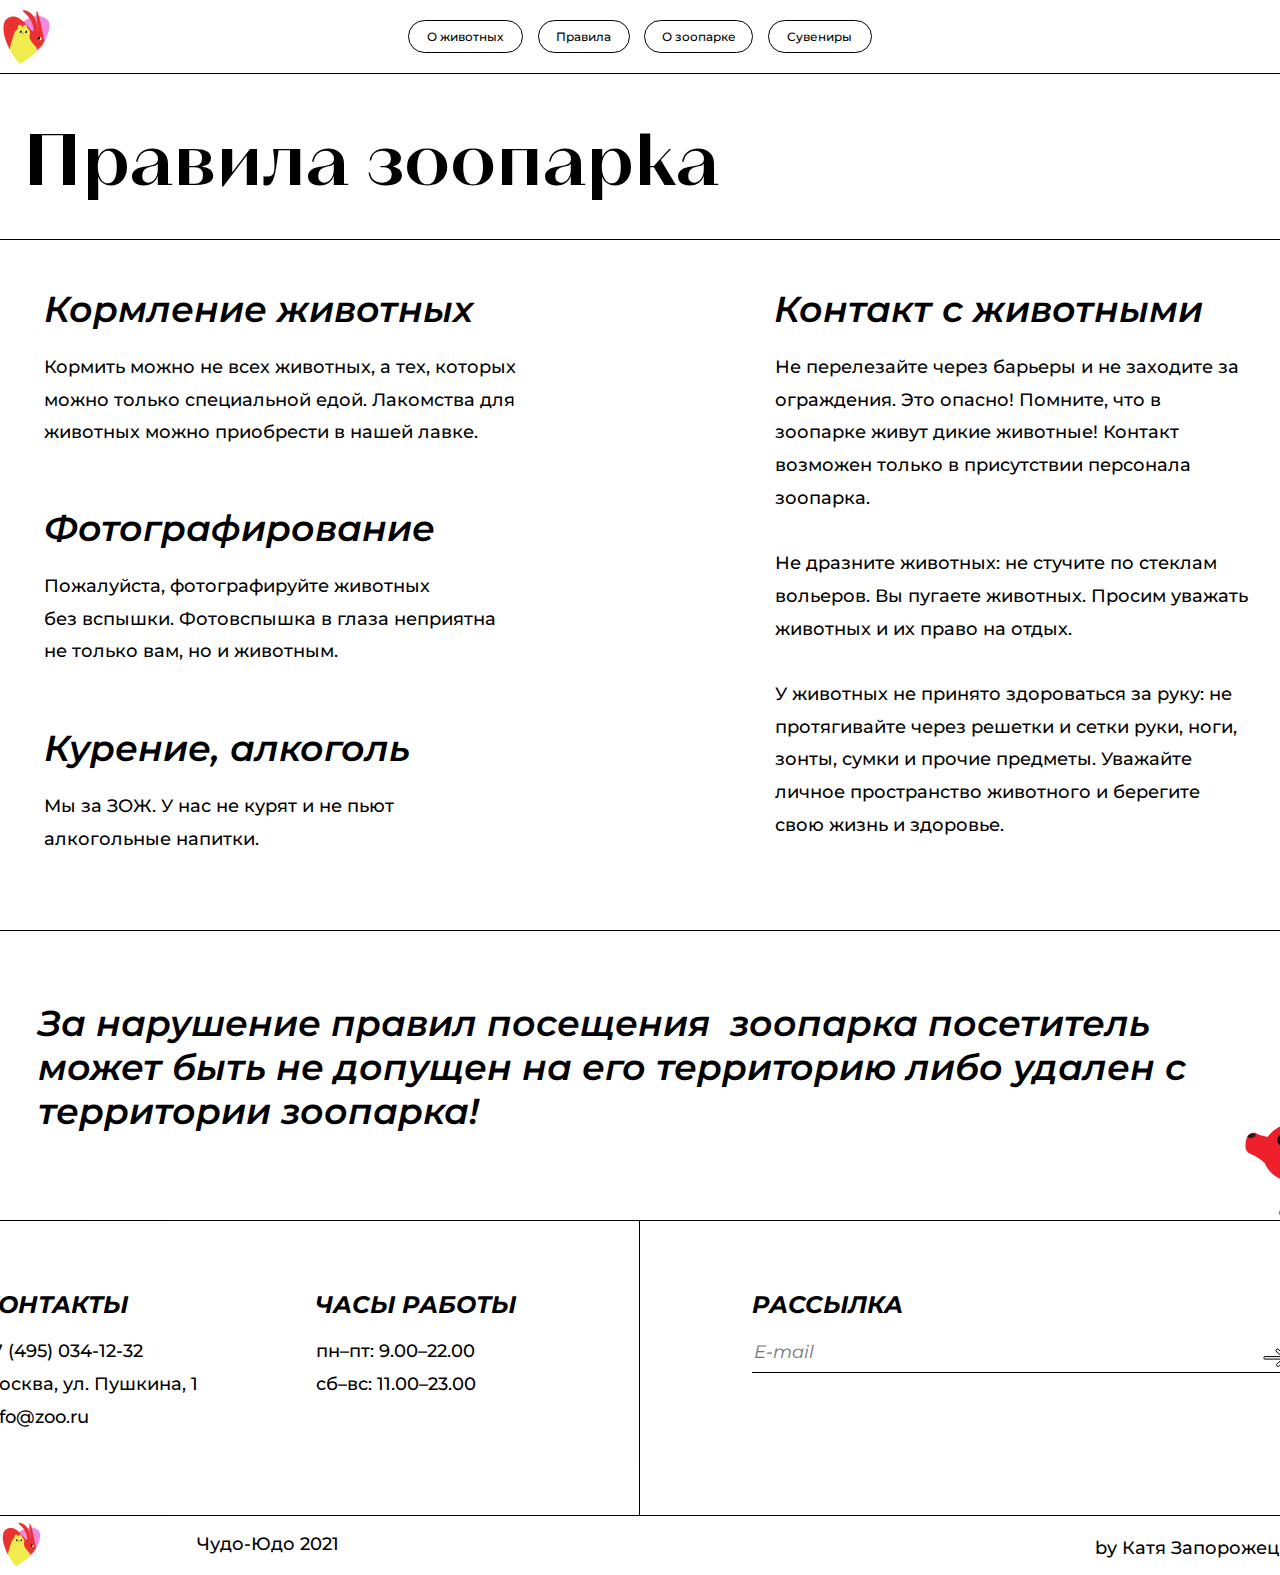
<file: rules.html>
<html>
    <head>
        <link rel="icon" href="img/favicon.ico" type="image/x-icon" />
        <title>«Чудо-Юдо»‎</title>
        
    </head>
    <body style="margin: 0px;">
        <meta charset="UTF-8" />
        <meta name="viewport" content="width=1440, maximum-scale=1.0" />
        <link rel="stylesheet" type="text/css" href="css/common.css" />
        <link rel="stylesheet" type="text/css" href="css/rules.css" />
        <div class="container-center-horizontal">
            <div class="macbook-pro-5 screen">
                <div class="rectangle-57-ilduQg"></div>
                <div class="rectangle-63-ilduQg"></div>
                <div class="rectangle-68-ilduQg"></div>
                <div class="textlabel-ilduQg">Правила зоопарка</div>
                <div class="textlabel-QDJ6nF montserrat-semi-bold-black-36px">Кормление животных</div>
                <div class="x-ilduQg montserrat-medium-black-18px">Кормить можно не всех животных, а тех, которых можно только специальной едой. Лакомства для животных можно приобрести в нашей лавке.</div>
                <div class="textlabel-xicaIE montserrat-semi-bold-black-36px">Фотографирование</div>
                <div class="x-QDJ6nF montserrat-semi-bold-black-36px">Курение, алкоголь</div>
                <div class="x-xicaIE montserrat-medium-black-18px">
                    Пожалуйста, фотографируйте животных&nbsp;&nbsp;&nbsp;&nbsp;&nbsp;&nbsp;&nbsp;&nbsp;&nbsp;&nbsp;&nbsp;&nbsp; без вспышки. Фотовспышка в глаза неприятна не только вам, но и животным.
                </div>
                <div class="x-fxPEP0 montserrat-medium-black-18px">Мы за ЗОЖ. У нас не курят и не пьют алкогольные напитки.</div>
                <div class="textlabel-fxPEP0 montserrat-semi-bold-black-36px">Контакт с животными</div>
                <div class="x-7NnZox montserrat-medium-black-18px">
                    Не перелезайте через барьеры и не заходите за ограждения. Это опасно! Помните, что в зоопарке живут дикие животные! Контакт возможен только в присутствии персонала зоопарка.<br />
                    <br />
                    Не дразните животных: не стучите по стеклам вольеров. Вы пугаете животных. Просим уважать животных и их право на отдых.<br />
                    <br />
                    У животных не принято здороваться за руку: не протягивайте через решетки и сетки руки, ноги, зонты, сумки и прочие предметы. Уважайте личное пространство животного и берегите свою жизнь и здоровье.
                </div>
                <div class="x-BizQKl montserrat-semi-bold-black-36px">За нарушение правил посещения&nbsp;&nbsp;зоопарка посетитель может быть не допущен на его территорию либо удален с территории зоопарка!</div>
                <img
                    class="line-2-ilduQg"
                    src="data:image/svg+xml;base64, [base64]"
                />
                <img
                    class="line-20-ilduQg"
                    src="data:image/svg+xml;base64, [base64]"
                />
                <a href="./index.html">
                    <img class="screenshot-2020-12-06-at-1708-1-ilduQg" src="img/logo.png" />
                </a>
                <img
                    class="line-28-ilduQg"
                    src="data:image/svg+xml;base64, [base64]"
                />
                <img
                    class="line-29-ilduQg"
                    src="data:image/svg+xml;base64, [base64]"
                />
                <a href="./about-animals.html">
                    <div class="group-10-ilduQg">
                        <div class="textlabel-aC4TKA montserrat-medium-black-12px">О животных</div>
                        <div class="rectangle-48-aC4TKA border-1px-black"></div>
                    </div>
                </a>

                <a href="./about-zoo.html">
                    <div class="group-11-ilduQg">
                        <div class="textlabel-XWVgxj montserrat-medium-black-12px">О зоопарке</div>
                        <div class="rectangle-51-XWVgxj border-1px-black"></div>
                    </div>
                </a>

                <a href="./souvenirs.html">
                    <div class="group-12-ilduQg">
                        <div class="textlabel-EnGlQf montserrat-medium-black-12px">Сувениры</div>
                        <div class="rectangle-52-EnGlQf border-1px-black"></div>
                    </div>
                </a>

                <a href="./rules.html">
                    <div class="group-13-ilduQg">
                        <div class="textlabel-MBi0eJ montserrat-medium-black-12px">Правила</div>
                        <div class="rectangle-49-MBi0eJ border-1px-black"></div>
                    </div>
                </a>
                <div class="textlabel-7NnZox montserrat-bold-black-24px">КОНТАКТЫ</div>
                <div class="textlabel-BizQKl montserrat-bold-black-24px">ЧАСЫ РАБОТЫ</div>
                <div class="textlabel-xoaIYu montserrat-bold-black-24px">РАССЫЛКА</div>
                <div class="x7-495-034-12-32-ilduQg montserrat-medium-black-18px">+7 (495) 034-12-32</div>
                <div class="x9002200-ilduQg montserrat-medium-black-18px">пн–пт: 9.00–22.00</div>
                <div class="x11002300-ilduQg montserrat-medium-black-18px">сб–вс: 11.00–23.00</div>
                <input type="email" class="e-mail-ilduQg" placeholder="E-mail" />
                <div class="x1-ilduQg montserrat-medium-black-18px">Москва, ул. Пушкина, 1</div>
                <div class="x2021-ilduQg montserrat-medium-black-18px">Чудо-Юдо 2021</div>
                <div class="by-ilduQg montserrat-medium-black-18px">by Катя Запорожец</div>
                <div class="infozooru-ilduQg montserrat-medium-black-18px">info@zoo.ru</div>
                <img
                    class="line-21-ilduQg"
                    src="data:image/svg+xml;base64, [base64]"
                />
                <img class="line-22-ilduQg" src="data:image/png;base64, iVBORw0KGgoAAAANSUhEUgAAAAEAAAABCAYAAAAfFcSJAAAACXBIWXMAABYlAAAWJQFJUiTwAAAAAXNSR0IArs4c6QAAAARnQU1BAACxjwv8YQUAAAAQSURBVHgBAQUA+v8AAAAAAAAFAAFkeJU4AAAAAElFTkSuQmCC" />
                <img
                    class="line-23-ilduQg"
                    src="data:image/svg+xml;base64, [base64]"
                />
                <img
                    class="vector-3-ilduQg"
                    src="data:image/svg+xml;base64, [base64]"
                />
                <img
                    class="line-24-ilduQg"
                    src="data:image/svg+xml;base64, [base64]"
                />
                <div class="frame-ilduQg">
                    <div>
                        <img src="img/bear.svg" />
                    </div>
                </div>
                <img class="screenshot-2020-12-06-at-1708-2-ilduQg" src="img/logo_small.png" />
            </div>
        </div>
    </body>
</html>
</file>
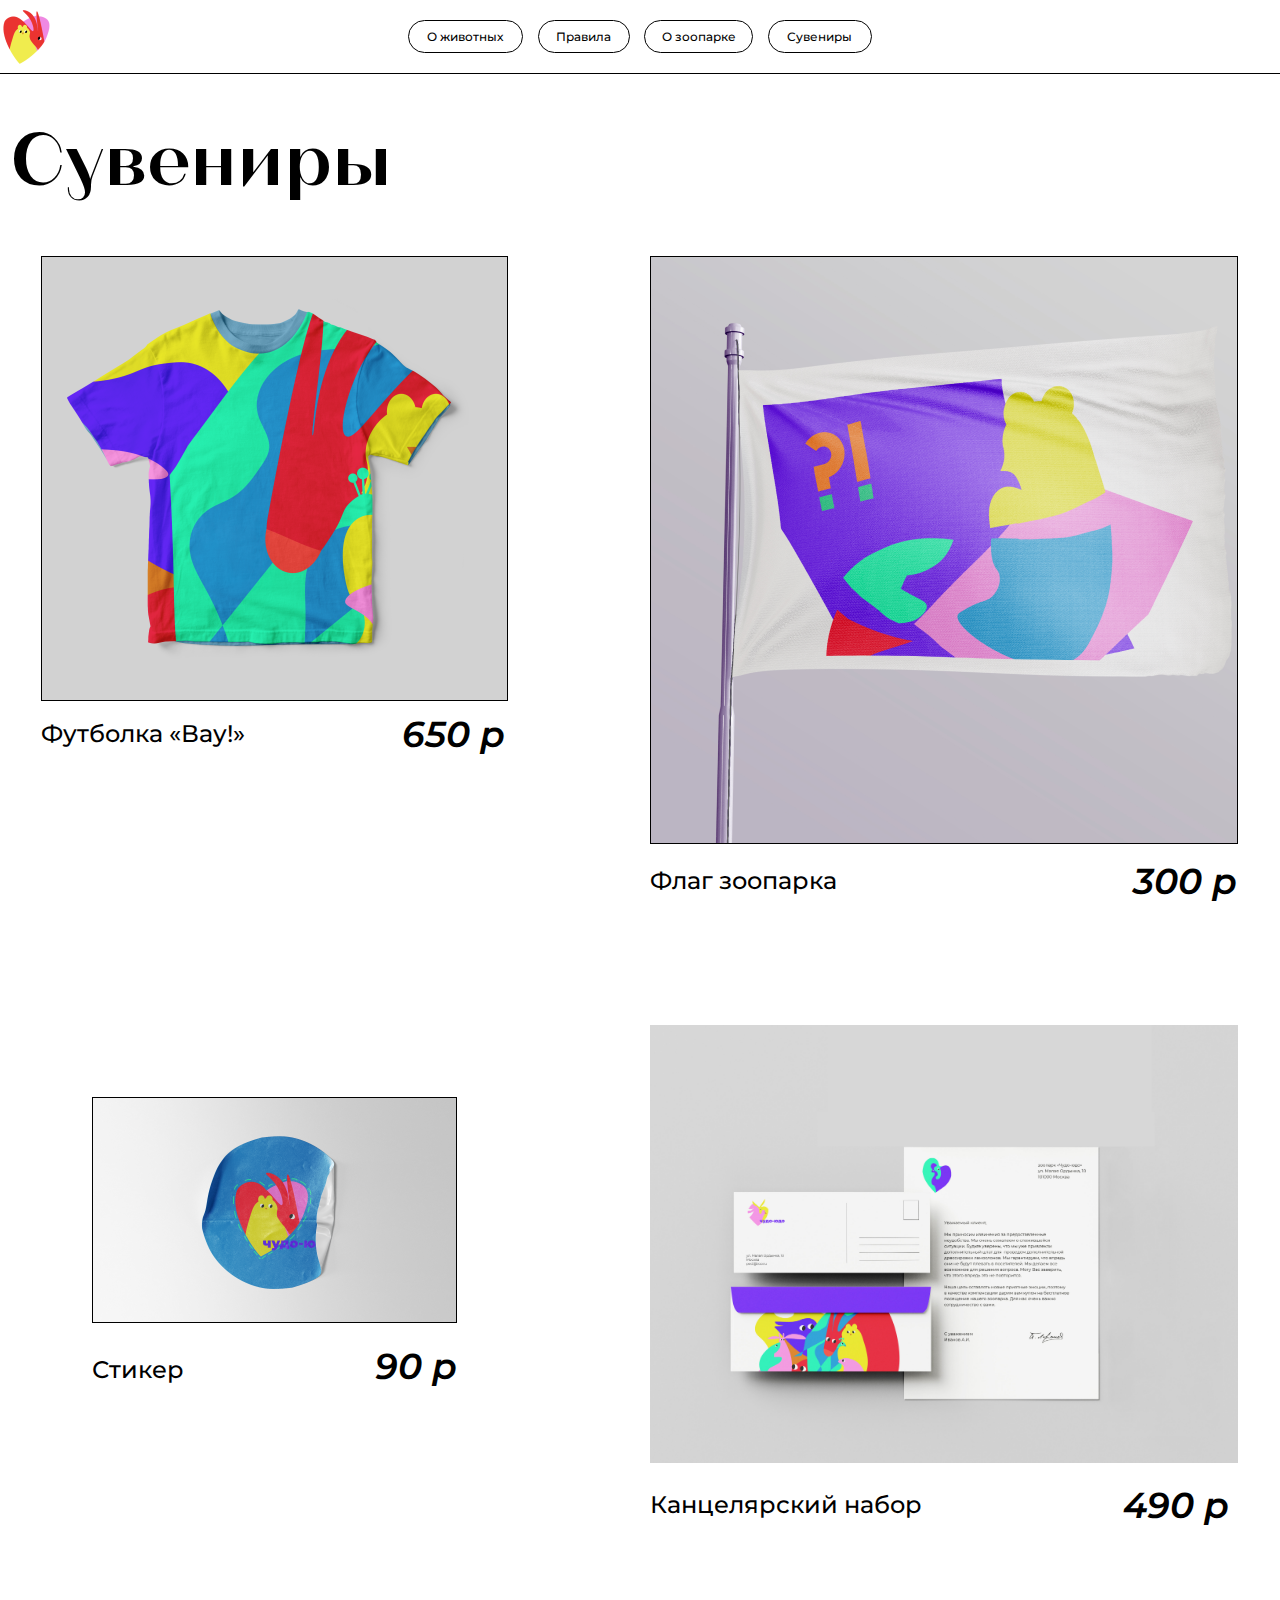
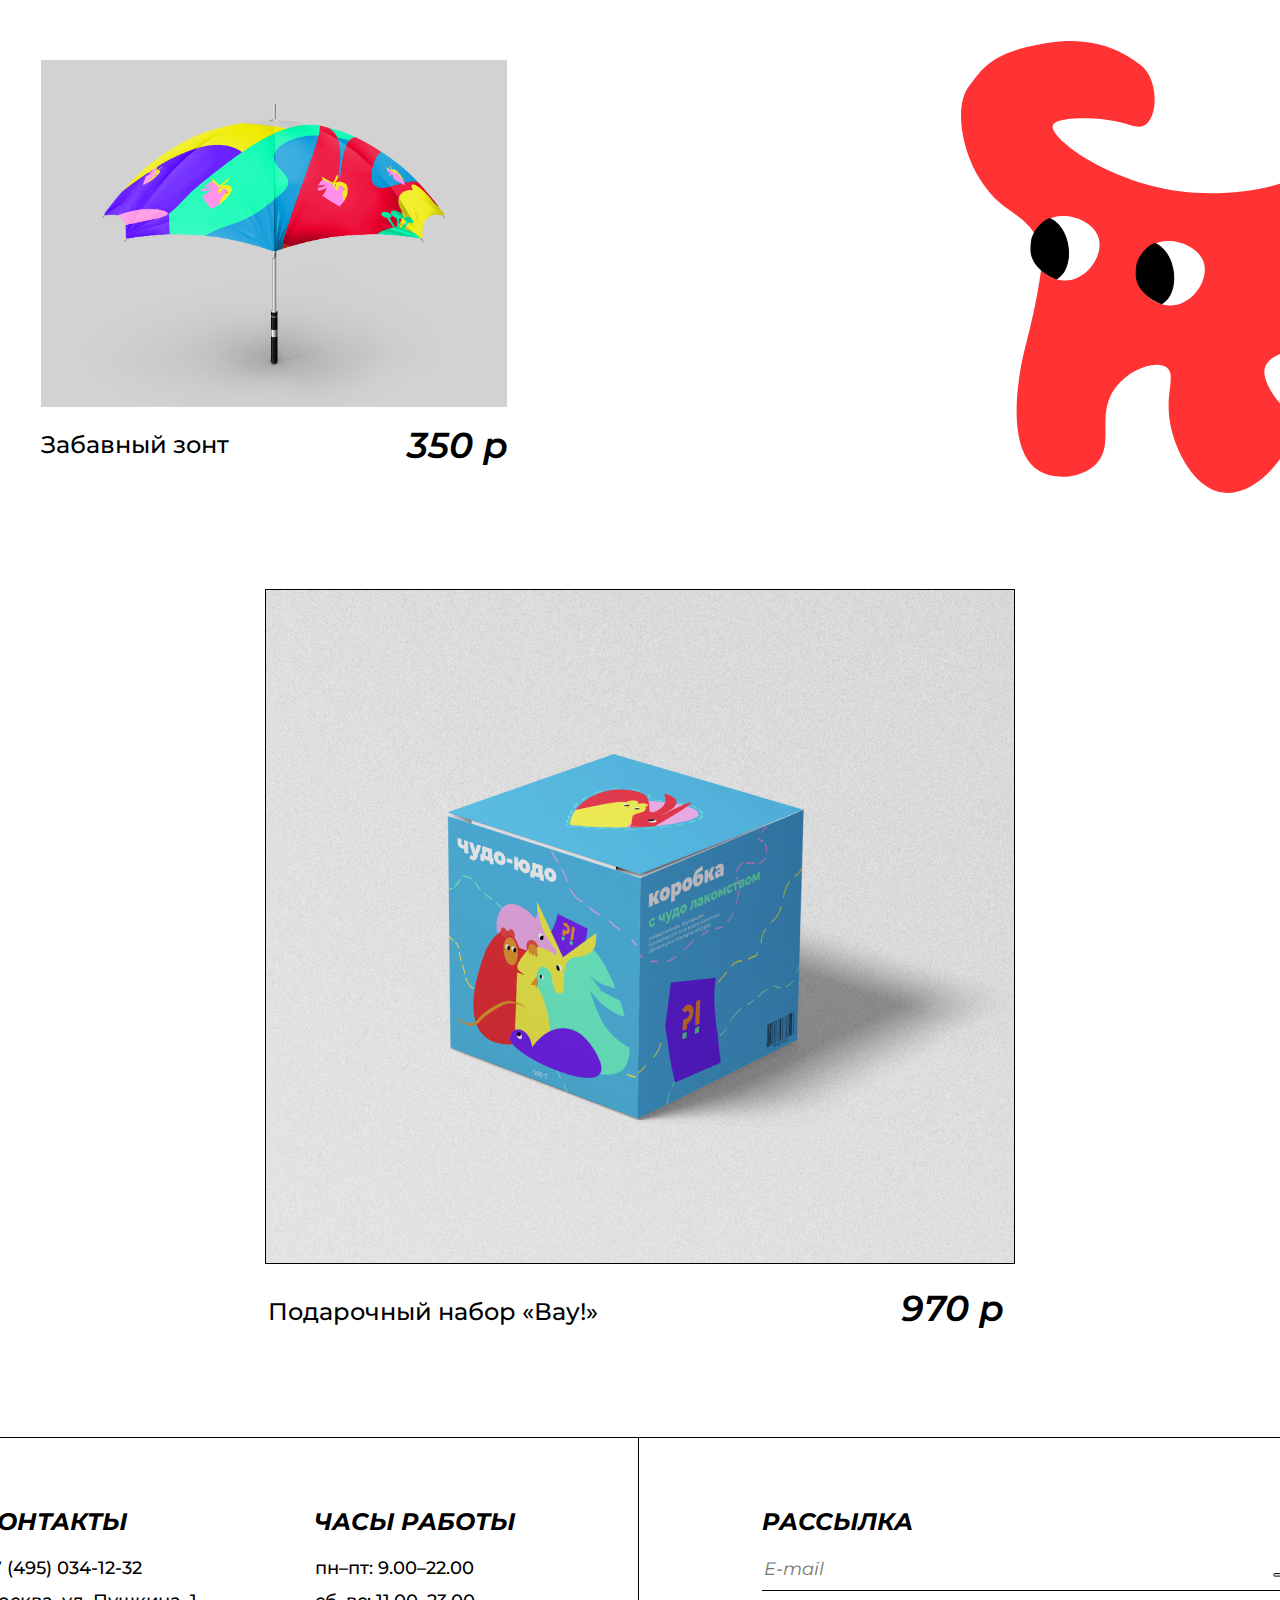
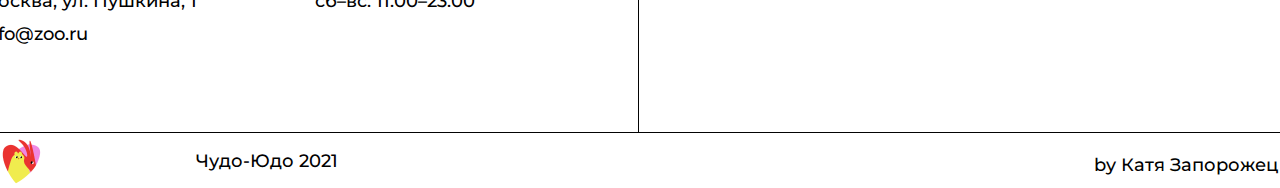
<file: souvenirs.html>
<html>
    <head>
        <link rel="icon" href="img/favicon.ico" type="image/x-icon" />
        <title>«Чудо-Юдо»‎</title>
        
    </head>
    <body style="margin: 0px;">
        <meta charset="UTF-8" />
        <meta name="viewport" content="width=1440, maximum-scale=1.0" />
        <link rel="stylesheet" type="text/css" href="css/common.css" />
        <link rel="stylesheet" type="text/css" href="css/souvenirs.css" />

        <div class="container-center-horizontal">
            <div class="macbook-pro-4 screen">
                <img class="rectangle-59-avH70Y clickable" id="item1" onclick="buy(1)" src="img/tshirt.png" />
                <img class="rectangle-62-avH70Y clickable" id="item6" onclick="buy(6)" src="img/box.png" />
                <img class="rectangle-60-avH70Y clickable" id="item3" onclick="buy(3)" src="img/sticker.png" />
                <div class="textlabel-avH70Y kyivtypesans-bold3-bold-black-72px">Сувениры</div>
                <div class="x650-avH70Y montserrat-semi-bold-black-36px">650 р</div>
                <div class="x-avH70Y montserrat-medium-black-24px">Футболка «‎Вау!»‎</div>
                <img class="rectangle-63-avH70Y clickable" id="item5" onclick="buy(5)" src="img/umbrella.png" />
                <div class="x350-avH70Y montserrat-semi-bold-black-36px">350 р</div>
                <div class="textlabel-1Bm63D montserrat-medium-black-24px">Забавный зонт</div>
                <img class="rectangle-64-avH70Y clickable" id="item4" onclick="buy(4)" src="img/stationery.jpg" />
                <div class="x490-avH70Y montserrat-semi-bold-black-36px">490 р</div>
                <div class="textlabel-mFVqzF montserrat-medium-black-24px">Канцелярский набор</div>
                <div class="x970-avH70Y montserrat-semi-bold-black-36px">970 р</div>
                <div class="x-1Bm63D montserrat-medium-black-24px">Подарочный набор «‎Вау!»</div>
                <div class="x90-avH70Y montserrat-semi-bold-black-36px">90 р</div>
                <div class="textlabel-vIuAxo montserrat-medium-black-24px">Стикер</div>
                <img class="rectangle-61-avH70Y clickable" id="item2" onclick="buy(2)" src="img/flag.png" />
                <div class="x300-avH70Y montserrat-semi-bold-black-36px">300 р</div>
                <div class="textlabel-VxhyGO montserrat-medium-black-24px">Флаг зоопарка</div>
                <img
                    class="line-20-avH70Y"
                    src="data:image/svg+xml;base64, [base64]"
                />
                <div class="textlabel-68zVPb montserrat-bold-black-24px">КОНТАКТЫ</div>
                <div class="textlabel-buUUTF montserrat-bold-black-24px">ЧАСЫ РАБОТЫ</div>
                <div class="textlabel-nDYbyE montserrat-bold-black-24px">РАССЫЛКА</div>
                <div class="x7-495-034-12-32-avH70Y montserrat-medium-black-18px">+7 (495) 034-12-32</div>
                <div class="x9002200-avH70Y montserrat-medium-black-18px">пн–пт: 9.00–22.00</div>
                <div class="x11002300-avH70Y montserrat-medium-black-18px">сб–вс: 11.00–23.00</div>
                <input type="email" class="e-mail-avH70Y" placeholder="E-mail" />
                <div class="x1-avH70Y montserrat-medium-black-18px">Москва, ул. Пушкина, 1</div>
                <div class="x2021-avH70Y montserrat-medium-black-18px">Чудо-Юдо 2021</div>
                <div class="by-avH70Y montserrat-medium-black-18px">by Катя Запорожец</div>
                <div class="infozooru-avH70Y montserrat-medium-black-18px">info@zoo.ru</div>
                <img
                    class="line-17-avH70Y"
                    src="data:image/svg+xml;base64, [base64]"
                />
                <img
                    class="line-18-avH70Y"
                    src="data:image/png;base64, iVBORw0KGgoAAAANSUhEUgAAAAEAAAJcCAYAAAA4ms6JAAAACXBIWXMAABYlAAAWJQFJUiTwAAAAAXNSR0IArs4c6QAAAARnQU1BAACxjwv8YQUAAAAhSURBVHgB7cRBDQAwCACxy/x7Htgg6adV/y0BAAAAuMQAk9EFtlaGpHIAAAAASUVORK5CYII="
                />
                <img
                    class="line-19-avH70Y"
                    src="data:image/svg+xml;base64, [base64]"
                />
                <img
                    class="vector-2-avH70Y"
                    src="data:image/svg+xml;base64, [base64]"
                />
                <img
                    class="line-20-1Bm63D"
                    src="data:image/svg+xml;base64, [base64]"
                />
                <a href="./index.html">
                    <img class="screenshot-2020-12-06-at-1708-1-avH70Y" src="img/logo.png" />
                </a>
                <img
                    class="line-26-avH70Y"
                    src="data:image/svg+xml;base64, [base64]"
                />
                <a href="./about-animals.html">
                    <div class="group-6-avH70Y">
                        <div class="textlabel-YUU3Os montserrat-medium-black-12px">О животных</div>
                        <div class="rectangle-48-YUU3Os border-1px-black"></div>
                    </div>
                </a>
                <a href="./about-zoo.html">
                    <div class="group-7-avH70Y">
                        <div class="textlabel-3xOaI3 montserrat-medium-black-12px">О зоопарке</div>
                        <div class="rectangle-51-3xOaI3 border-1px-black"></div>
                    </div>
                </a>

                <a href="./souvenirs.html">
                    <div class="group-8-avH70Y">
                        <div class="textlabel-CX3KM2 montserrat-medium-black-12px">Сувениры</div>
                        <div class="rectangle-52-CX3KM2 border-1px-black"></div>
                    </div>
                </a>

                <a href="./rules.html">
                    <div class="group-9-avH70Y">
                        <div class="textlabel-5yNaBd montserrat-medium-black-12px">Правила</div>
                        <div class="rectangle-49-5yNaBd border-1px-black"></div>
                    </div>
                </a>
                <div class="frame-avH70Y">
                    <img class="vector-DH1u4Z" src="img/red.svg" />
                    <div class="group-DH1u4Z">
                        <img
                            class="vector-UdCUZy"
                            src="data:image/svg+xml;base64, [base64]"
                        />
                        <img
                            class="vector-OF3jsq"
                            src="data:image/svg+xml;base64, [base64]"
                        />
                        <img
                            class="vector-gpEzlJ"
                            src="data:image/svg+xml;base64, [base64]"
                        />
                        <img
                            class="vector-CO7Kxg"
                            src="data:image/svg+xml;base64, [base64]"
                        />
                        <img
                            class="vector-lrgJUB"
                            src="data:image/svg+xml;base64, [base64]"
                        />
                        <img class="vector-xWd7fM" src="img/eye.svg" />
                    </div>
                </div>
                <img class="screenshot-2020-12-06-at-1708-2-avH70Y" src="img/logo_small.png" />
                <div class="rectangle-97-avH70Y" id="shadow"></div>
                <div class="group-14-avH70Y" id="buy5">
                    <div class="rectangle-91-SeT0xT border-1px-black"></div>
                    <div class="rectangle-94-SeT0xT"></div>
                    <div class="rectangle-92"></div>
                    <div class="rectangle-95"></div>
                    <div class="rectangle-93"></div>
                    <div class="x-SeT0xT kyivtypesans-bold3-bold-black-72px">
                        Совершить <br />
                        покупку?
                    </div>
                    <img
                        class="line-31-SeT0xT"
                        src="data:image/svg+xml;base64, [base64]"
                    />
                    <img
                        class="line-32-SeT0xT"
                        src="data:image/svg+xml;base64, [base64]"
                    />
                    <div class="clickable textlabel-SeT0xT valign-text-middle montserrat-semi-bold-black-36px" onclick="close_modal(this)" onmouseover="hover(this, 1, 1)" onmouseout="hover(this, 1, 0)">Да</div>
                    <div class="clickable textlabel-1o5u10 valign-text-middle montserrat-semi-bold-black-36px" onclick="close_modal(this)" onmouseover="hover(this, 0, 1)" onmouseout="hover(this, 0, 0)">Нет</div>
                </div>
                <div class="group-15-avH70Y" id="buy4">
                    <div class="rectangle-91-VsH641 border-1px-black"></div>
                    <div class="rectangle-94"></div>
                    <div class="rectangle-92"></div>
                    <div class="rectangle-95"></div>
                    <div class="rectangle-93"></div>
                    <div class="x-VsH641 kyivtypesans-bold3-bold-black-72px">
                        Совершить <br />
                        покупку?
                    </div>
                    <img
                        class="line-31-VsH641"
                        src="data:image/svg+xml;base64, [base64]"
                    />
                    <img
                        class="line-32-VsH641"
                        src="data:image/svg+xml;base64, [base64]"
                    />
                    <div class="clickable textlabel-VsH641 valign-text-middle montserrat-semi-bold-black-36px" onclick="close_modal(this)" onmouseover="hover(this, 1, 1)" onmouseout="hover(this, 1, 0)">Да</div>
                    <div class="clickable textlabel-Lb9M9t valign-text-middle montserrat-semi-bold-black-36px" onclick="close_modal(this)" onmouseover="hover(this, 0, 1)" onmouseout="hover(this, 0, 0)">Нет</div>
                </div>
                <div class="group-16-avH70Y" id="buy3">
                    <div class="rectangle-91-6qOLDg border-1px-black"></div>
                    <div class="x-6qOLDg kyivtypesans-bold3-bold-black-72px">
                        Совершить <br />
                        покупку?
                    </div>
                    <img
                        class="line-31-6qOLDg"
                        src="data:image/svg+xml;base64, [base64]"
                    />
                    <img
                        class="line-32-6qOLDg"
                        src="data:image/svg+xml;base64, [base64]"
                    />
                    <div class="rectangle-95"></div>
                    <div class="rectangle-93"></div>
                    <div class="rectangle-94"></div>
                    <div class="rectangle-92"></div>
                    <div class="clickable textlabel-6qOLDg valign-text-middle montserrat-semi-bold-black-36px" onclick="close_modal(this)" onmouseover="hover(this, 1, 1)" onmouseout="hover(this, 1, 0)">Да</div>
                    <div class="clickable textlabel-oA628g valign-text-middle montserrat-semi-bold-black-36px" onclick="close_modal(this)" onmouseover="hover(this, 0, 1)" onmouseout="hover(this, 0, 0)">Нет</div>
                </div>
                <div class="group-17-avH70Y" id="buy2">
                    <div class="rectangle-91-zTcfEh border-1px-black"></div>
                    <div class="rectangle-94"></div>
                    <div class="rectangle-92"></div>
                    <div class="rectangle-95"></div>
                    <div class="rectangle-93"></div>
                    <div class="x-zTcfEh kyivtypesans-bold3-bold-black-72px">
                        Совершить <br />
                        покупку?
                    </div>
                    <img
                        class="line-31-zTcfEh"
                        src="data:image/svg+xml;base64, [base64]"
                    />
                    <img
                        class="line-32-zTcfEh"
                        src="data:image/svg+xml;base64, [base64]"
                    />
                    <div class="clickable textlabel-zTcfEh valign-text-middle montserrat-semi-bold-black-36px" onclick="close_modal(this)" onmouseover="hover(this, 1, 1)" onmouseout="hover(this, 1, 0)">Да</div>
                    <div class="clickable textlabel-ja0nkx valign-text-middle montserrat-semi-bold-black-36px" onclick="close_modal(this)" onmouseover="hover(this, 0, 1)" onmouseout="hover(this, 0, 0)">Нет</div>
                </div>
                <div class="group-18-avH70Y" id="buy1">
                    <div class="rectangle-91-kIxWrV border-1px-black"></div>
                    <div class="rectangle-94"></div>
                    <div class="rectangle-92"></div>
                    <div class="rectangle-95"></div>
                    <div class="rectangle-93"></div>
                    <div class="x-kIxWrV kyivtypesans-bold3-bold-black-72px">
                        Совершить <br />
                        покупку?
                    </div>
                    <img
                        class="line-31-kIxWrV"
                        src="data:image/svg+xml;base64, [base64]"
                    />
                    <img
                        class="line-32-kIxWrV"
                        src="data:image/svg+xml;base64, [base64]"
                    />
                    <div class="clickable textlabel-kIxWrV valign-text-middle montserrat-semi-bold-black-36px" onclick="close_modal(this)" onmouseover="hover(this, 1, 1)" onmouseout="hover(this, 1, 0)">Да</div>
                    <div class="clickable textlabel-jrcFIv valign-text-middle montserrat-semi-bold-black-36px" onclick="close_modal(this)" onmouseover="hover(this, 0, 1)" onmouseout="hover(this, 0, 0)">Нет</div>
                </div>
            </div>
        </div>
        <script type="text/javascript" src="js/souvenirs.js"></script>
    </body>
</html>
</file>
<file: css/common.css>
* {
  user-select: none;
}

@font-face {
 font-family: "KyivType Sans-Bold";
 src: url("../fonts/Dmitry Rastvortsev - KyivType Sans Bold.woff2") format("woff2");
}

@font-face {
 font-family: "KyivType Sans-Bold3";
 src: url("../fonts/Dmitry Rastvortsev - KyivType Sans Bold3.woff2") format("woff2");
}

@font-face {
 font-family: "KyivType Sans-Light";
 src: url("../fonts/Dmitry Rastvortsev - KyivType Sans Light.woff2") format("woff2");
}

@font-face {
 font-family: "KyivType Sans-Medium";
 src: url("../fonts/Dmitry Rastvortsev - KyivType Sans Medium.woff2") format("woff2");
}

@font-face {
 font-family: "KyivType Sans-Regular";
 src: url("../fonts/Dmitry Rastvortsev - KyivType Sans Regular.woff2") format("woff2");
}



.galleryarrow {
  transition: 250ms;
  opacity: 25%;
}

.clickable {
  cursor:  pointer;
}
</file>
<file: css/about-animals.css>
@import url(https://fonts.googleapis.com/css?family=Montserrat:400,600italic,700,500,400italic,700italic,600);

@keyframes reveal {
    0% {
        opacity: 0
    }

    to {
        opacity: 1
    }
}

* {
    box-sizing: border-box
}

.align-self-flex-center {
    align-self: flex-center
}

.align-self-flex-end {
    align-self: flex-end
}

.align-self-flex-start {
    align-self: flex-start
}

.animate-nodelay {
    animation-delay: 0s
}

.auto-animated .container-center-horizontal,.auto-animated .container-center-vertical {
    opacity: 1
}

.auto-animated div {
    opacity: 0;
    position: absolute;
    --z-index: -1
}

.component-wrapper * {
    box-sizing: border-box;
    -webkit-font-smoothing: antialiased;
    pointer-events: none
}

.component-wrapper a,.component-wrapper a *,.component-wrapper iframe,.component-wrapper input,.component-wrapper video {
    pointer-events: auto
}

.component-wrapper.not-ready,.component-wrapper.not-ready * {
    visibility: hidden!important
}

.container-center-horizontal {
    pointer-events: none;
    display: flex;
    flex-direction: row;
    justify-content: center;
    width: 100%
}

.container-center-horizontal>* {
    pointer-events: auto;
    flex-shrink: 0
}

.container-center-vertical {
    pointer-events: none;
    display: flex;
    flex-direction: row;
    align-items: center;
    height: 100%
}

.container-center-vertical>* {
    pointer-events: auto;
    flex-shrink: 0
}

.full-height-a {
    height: 100%
}

.full-width-a {
    width: 100%
}

.hidden,.hidden * {
    visibility: hidden;
    pointer-events: none
}

.listeners-active,.listeners-active * {
    pointer-events: auto
}

.listeners-active-click,.listeners-active-click * {
    cursor: pointer
}

.overlay {
    opacity: 0;
    display: none;
    top: 0;
    width: 100%;
    height: 100%;
    position: fixed
}

.overlay.animate-appear {
    opacity: 0;
    display: block;
    animation: reveal .3s ease-in-out 1 normal forwards
}

.overlay.animate-disappear {
    opacity: 1;
    display: block;
    animation: reveal .3s ease-in-out 1 reverse forwards
}

.screen * {
    box-sizing: border-box;
    -webkit-font-smoothing: antialiased
}

.component-wrapper a,.screen a {
    text-decoration: none;
    display: contents
}

.screen div {
    -webkit-text-size-adjust: none
}

.screen input:focus,.screen textarea:focus,input:focus {
    outline: 0
}

.smart-layers-pointers,.smart-layers-pointers * {
    pointer-events: auto;
    visibility: visible
}

.valign-text-bottom,.valign-text-middle {
    display: flex;
    flex-direction: column;
    justify-content: flex-end
}

.valign-text-middle {
    justify-content: center
}

:root {
    --black: #000000;
    --white: #ffffff;
    --font-size-l: 24px;
    --font-size-m: 18px;
    --font-size-s: 12px;
    --font-size-xl: 36px;
    --font-size-xxl: 72px;
    --font-family-kyivtype_sans-bold3: "KyivType Sans-Bold3", Helvetica;
    --font-family-montserrat: "Montserrat", Helvetica
}

.montserrat-medium-black-18px {
    color: var(--black);
    font-family: var(--font-family-montserrat);
    font-size: var(--font-size-m);
    font-style: normal;
    font-weight: 500
}

.montserrat-bold-black-24px,.montserrat-medium-black-12px,.montserrat-semi-bold-black-36px {
    color: var(--black);
    font-family: var(--font-family-montserrat);
    font-size: var(--font-size-xl);
    font-style: italic;
    font-weight: 600
}

.montserrat-bold-black-24px,.montserrat-medium-black-12px {
    font-size: var(--font-size-s);
    font-style: normal;
    font-weight: 500
}

.montserrat-bold-black-24px {
    font-size: var(--font-size-l);
    font-style: italic;
    font-weight: 700
}

.border-1px-black {
    border: 1px solid var(--black)
}

.macbook-pro-25 {
    background-color: var(--white);
    height: 1255px;
    mix-blend-mode: normal;
    overflow: hidden;
    overflow-x: hidden;
    position: relative;
    width: 1440px
}

.macbook-pro-25 .alert-4M5ZzH {
    visibility: hidden;
    background-color: transparent;
    height: 485px;
    left: 285px;
    position: absolute;
    top: 322px;
    width: 879px
}

.macbook-pro-25 .by-bB69lh,.macbook-pro-25 .e-mail-bB69lh {
    background-color: transparent;
    height: auto;
    left: 1175px;
    letter-spacing: 0;
    line-height: 32.7px;
    mix-blend-mode: normal;
    position: absolute;
    text-align: left;
    top: 312px;
    white-space: nowrap;
    width: 188px
}

.macbook-pro-25 .e-mail-bB69lh {
    background: 0 0;
    border: 0;
    color: var(--black);
    font-family: var(--font-family-montserrat);
    font-size: var(--font-size-m);
    font-style: italic;
    font-weight: 400;
    left: 843px;
    top: 115px;
    width: 505px
}

.macbook-pro-25 .group-1-TsAlVS,.macbook-pro-25 .group-2-TsAlVS {
    background-color: transparent;
    height: 31px;
    left: 491px;
    position: absolute;
    top: 21px;
    width: 115px
}

.macbook-pro-25 .group-2-TsAlVS {
    left: 621px;
    width: 92px
}

.macbook-pro-25 .group-20-5mpXYV,.macbook-pro-25 .group-20-c46uxn,.macbook-pro-25 .group-20-d9PImj,.macbook-pro-25 .group-20-dvM9Rc,.macbook-pro-25 .group-20-nlipw7,.macbook-pro-25 .group-20-xVYxms,.macbook-pro-25 .group-20-zGeV2H,.macbook-pro-25 .group-21-4M5ZzH {
    background-color: transparent;
    height: 145px;
    left: 45px;
    position: absolute;
    top: 64px;
    width: 453px
}

.macbook-pro-25 .group-21-4M5ZzH {
    height: 854px;
    left: 60px;
    top: 227px;
    width: 1335px
}

.macbook-pro-25 .group-4-TsAlVS,.macbook-pro-25 .group-5-TsAlVS {
    background-color: transparent;
    height: 31px;
    left: 727px;
    position: absolute;
    top: 21px;
    width: 109px
}

.macbook-pro-25 .group-5-TsAlVS {
    left: 851px;
    width: 104px
}

.macbook-pro-25 .group-5mpXYV,.macbook-pro-25 .group-c46uxn,.macbook-pro-25 .group-d9PImj,.macbook-pro-25 .group-dvM9Rc,.macbook-pro-25 .group-nlipw7,.macbook-pro-25 .group-xVYxms,.macbook-pro-25 .group-zGeV2H,.macbook-pro-25 .infozooru-bB69lh {
    background-color: transparent;
    height: 28px;
    left: 487px;
    position: absolute;
    top: 21px;
    width: 28px
}

.macbook-pro-25 .infozooru-bB69lh {
    height: auto;
    left: 62px;
    letter-spacing: 0;
    line-height: 32.7px;
    mix-blend-mode: normal;
    text-align: left;
    top: 181px;
    white-space: nowrap;
    width: 244px
}

.macbook-pro-25 .line-14-bB69lh,.macbook-pro-25 .line-15-bB69lh {
    background-color: transparent;
    height: 295px;
    left: 719px;
    position: absolute;
    top: 0;
    width: 1px
}

.macbook-pro-25 .line-15-bB69lh {
    height: 1px;
    left: 843px;
    top: 153px;
    width: 536px
}

.macbook-pro-25 .line-17-TsAlVS,.macbook-pro-25 .line-2-TsAlVS {
    background-color: transparent;
    height: 1px;
    left: 2px;
    position: absolute;
    top: 239px;
    width: 1440px
}

.macbook-pro-25 .line-2-TsAlVS {
    top: 73px
}

.macbook-pro-25 .line-2-bB69lh,.macbook-pro-25 .line-3-bB69lh,.macbook-pro-25 .line-31-vhunKS {
    background-color: transparent;
    height: 1px;
    left: 0;
    position: absolute;
    top: 0;
    width: 1440px
}

.macbook-pro-25 .line-3-bB69lh,.macbook-pro-25 .line-31-vhunKS {
    top: 296px
}

.macbook-pro-25 .line-31-vhunKS {
    top: 340px;
    width: 873px
}

.macbook-pro-25 .rectangle-100-5mpXYV,.macbook-pro-25 .rectangle-100-c46uxn,.macbook-pro-25 .rectangle-100-d9PImj,.macbook-pro-25 .rectangle-100-dvM9Rc,.macbook-pro-25 .rectangle-100-nlipw7,.macbook-pro-25 .rectangle-100-xVYxms,.macbook-pro-25 .rectangle-100-zGeV2H {
    background-color: var(--white);
    height: 274px;
    left: 0;
    mix-blend-mode: normal;
    position: absolute;
    top: 0;
    width: 538px
}

.macbook-pro-25 .rectangle-48-hQqYf1,.macbook-pro-25 .rectangle-49-EKCQyH,.macbook-pro-25 .rectangle-51-Y2G15F,.macbook-pro-25 .rectangle-52-LiSYgt {
    background-color: transparent;
    border-radius: 22px;
    height: 33px;
    left: -1px;
    mix-blend-mode: normal;
    position: absolute;
    top: -1px;
    width: 115px
}

.macbook-pro-25 .rectangle-49-EKCQyH,.macbook-pro-25 .rectangle-51-Y2G15F,.macbook-pro-25 .rectangle-52-LiSYgt {
    width: 92px
}

.macbook-pro-25 .rectangle-51-Y2G15F,.macbook-pro-25 .rectangle-52-LiSYgt {
    width: 109px
}

.macbook-pro-25 .rectangle-52-LiSYgt {
    width: 104px
}

.macbook-pro-25 .rectangle-91-vhunKS,.macbook-pro-25 .rectangle-98-bB69lh,.macbook-pro-25 .rectangle-99-TsAlVS {
    background-color: var(--white);
    height: 485px;
    left: 0;
    mix-blend-mode: normal;
    position: absolute;
    top: 0;
    width: 873px
}

.macbook-pro-25 .rectangle-98-bB69lh,.macbook-pro-25 .rectangle-99-TsAlVS {
    height: 355px;
    width: 1441px
}

.macbook-pro-25 .rectangle-99-TsAlVS {
    height: 239px
}

.macbook-pro-25 .screenshot-2020-12-06-at-1708-1-TsAlVS,.macbook-pro-25 .screenshot-2020-12-06-at-1708-2-bB69lh {
    background-color: transparent;
    height: 58px;
    left: 84px;
    mix-blend-mode: normal;
    object-fit: cover;
    position: absolute;
    top: 8px;
    width: 49px
}

.macbook-pro-25 .screenshot-2020-12-06-at-1708-2-bB69lh {
    height: 47px;
    left: 82px;
    top: 301px;
    width: 39px
}

.macbook-pro-25 .shadow-4M5ZzH {
    visibility: hidden;
    background-color: #00000075;
    height: 1255px;
    left: 0;
    mix-blend-mode: normal;
    position: absolute;
    top: -5px;
    width: 1441px
}

.macbook-pro-25 .textlabel-5SfQna,.macbook-pro-25 .textlabel-6nwTXC,.macbook-pro-25 .textlabel-BueIcq {
    background-color: transparent;
    height: auto;
    left: 0;
    letter-spacing: 0;
    line-height: normal;
    mix-blend-mode: normal;
    position: absolute;
    text-align: left;
    top: 0;
    width: 451px
}

.macbook-pro-25 .textlabel-EKCQyH,.macbook-pro-25 .textlabel-Gg87yT,.macbook-pro-25 .textlabel-LiSYgt,.macbook-pro-25 .textlabel-N6qqF7,.macbook-pro-25 .textlabel-TsAlVS {
    background-color: transparent;
    height: auto;
    left: 17px;
    letter-spacing: 0;
    line-height: normal;
    mix-blend-mode: normal;
    position: absolute;
    text-align: center;
    top: 8px;
    width: auto
}

.macbook-pro-25 .textlabel-Gg87yT,.macbook-pro-25 .textlabel-LiSYgt,.macbook-pro-25 .textlabel-N6qqF7,.macbook-pro-25 .textlabel-TsAlVS {
    left: 395px;
    top: 70px
}

.macbook-pro-25 .textlabel-LiSYgt,.macbook-pro-25 .textlabel-N6qqF7,.macbook-pro-25 .textlabel-TsAlVS {
    left: 18px;
    top: 8px
}

.macbook-pro-25 .textlabel-N6qqF7,.macbook-pro-25 .textlabel-TsAlVS {
    left: 843px;
    top: 70px
}

.macbook-pro-25 .textlabel-TsAlVS {
    color: var(--black);
    font-family: var(--font-family-kyivtype_sans-bold3);
    font-size: var(--font-size-xxl);
    font-style: normal;
    font-weight: 700;
    left: 106px;
    text-align: left;
    top: 113px;
    width: 830px
}

.macbook-pro-25 .textlabel-Y2G15F,.macbook-pro-25 .textlabel-Z9nkOI,.macbook-pro-25 .textlabel-aNFJEP {
    background-color: transparent;
    height: auto;
    left: 17px;
    letter-spacing: 0;
    line-height: normal;
    mix-blend-mode: normal;
    position: absolute;
    text-align: center;
    top: 8px;
    width: auto
}

.macbook-pro-25 .textlabel-Z9nkOI,.macbook-pro-25 .textlabel-aNFJEP {
    left: 0;
    text-align: left;
    top: 0;
    width: 451px
}

.macbook-pro-25 .textlabel-bB69lh,.macbook-pro-25 .textlabel-hQqYf1,.macbook-pro-25 .textlabel-pwjUAz,.macbook-pro-25 .textlabel-vhunKS {
    background-color: transparent;
    height: auto;
    left: 61px;
    letter-spacing: 0;
    line-height: normal;
    mix-blend-mode: normal;
    position: absolute;
    text-align: center;
    top: 70px;
    width: auto
}

.macbook-pro-25 .textlabel-hQqYf1,.macbook-pro-25 .textlabel-pwjUAz,.macbook-pro-25 .textlabel-vhunKS {
    left: 18px;
    top: 8px
}

.macbook-pro-25 .textlabel-pwjUAz,.macbook-pro-25 .textlabel-vhunKS {
    left: 0;
    text-align: left;
    top: 0;
    width: 451px
}

.macbook-pro-25 .textlabel-vhunKS {
    height: 144px;
    text-align: center;
    top: 341px;
    width: 875px
}

.macbook-pro-25 .vector-1-bB69lh {
    background-color: transparent;
    height: 20px;
    left: 1354px;
    position: absolute;
    top: 128px;
    width: 26px
}

.macbook-pro-25 .vector-3rAxZt,.macbook-pro-25 .vector-44b3ZM,.macbook-pro-25 .vector-9MKxa1,.macbook-pro-25 .vector-e7cxgy,.macbook-pro-25 .vector-j0NoZx,.macbook-pro-25 .vector-xKlx43,.macbook-pro-25 .vector-xePJWZ {
    background-color: transparent;
    height: 28px;
    left: 0;
    mix-blend-mode: normal;
    position: absolute;
    top: 0;
    width: 28px
}

.macbook-pro-25 .view-4M5ZzH {
    background-color: transparent;
    height: 355px;
    left: 0;
    position: absolute;
    top: 900px;
    width: 1463px
}

.macbook-pro-25 .view-9gR8OZ,.macbook-pro-25 .view-DRWAc1 {
    visibility: hidden;
    background-color: transparent;
    height: 274px;
    left: 457px;
    position: absolute;
    top: 470px;
    width: 538px
}

.macbook-pro-25 .view-DRWAc1 {
    left: 193px;
    top: 583px
}

.macbook-pro-25 .view-JJ0v58,.macbook-pro-25 .view-O3xgLA,.macbook-pro-25 .view-bNhmv5,.macbook-pro-25 .view-mSyJ4z {
    visibility: hidden;
    background-color: transparent;
    height: 274px;
    left: 700px;
    position: absolute;
    top: 481px;
    width: 538px
}

.macbook-pro-25 .view-O3xgLA,.macbook-pro-25 .view-bNhmv5,.macbook-pro-25 .view-mSyJ4z {
    left: 349px;
    top: 515px
}

.macbook-pro-25 .view-bNhmv5,.macbook-pro-25 .view-mSyJ4z {
    left: 415px;
    top: 610px
}

.macbook-pro-25 .view-mSyJ4z {
    left: 598px;
    top: 607px
}

.macbook-pro-25 .view-n4UaPz,.macbook-pro-25 .view-tLwjAQ {
    background-color: transparent;
    height: 239px;
    left: -2px;
    position: absolute;
    top: 0;
    width: 1444px
}

.macbook-pro-25 .view-tLwjAQ {
    visibility: hidden;
    height: 274px;
    left: 334px;
    top: 279px;
    width: 538px
}

.macbook-pro-25 .x-BueIcq,.macbook-pro-25 .x-O22zfJ,.macbook-pro-25 .x-aNFJEP,.macbook-pro-25 .x-nISXKp {
    background-color: transparent;
    height: auto;
    left: 1px;
    letter-spacing: 0;
    line-height: 32.7px;
    mix-blend-mode: normal;
    position: absolute;
    text-align: left;
    top: 57px;
    width: 450px
}

.macbook-pro-25 .x-O22zfJ,.macbook-pro-25 .x-aNFJEP,.macbook-pro-25 .x-nISXKp {
    left: 0;
    line-height: normal;
    top: 0;
    width: 451px
}

.macbook-pro-25 .x-aNFJEP,.macbook-pro-25 .x-nISXKp {
    left: 1px;
    line-height: 32.7px;
    top: 57px;
    width: 450px
}

.macbook-pro-25 .x-o0jJ1d {
    left: 111px;
    line-height: 32.7px;
    text-align: center;
    top: 252px;
    white-space: nowrap;
    width: 652px
}

.macbook-pro-25 .x-o0jJ1d,.macbook-pro-25 .x-vhunKS,.macbook-pro-25 .x1-bB69lh,.macbook-pro-25 .x1100-2300-bB69lh {
    background-color: transparent;
    height: auto;
    letter-spacing: 0;
    mix-blend-mode: normal;
    position: absolute
}

.macbook-pro-25 .x-vhunKS {
    color: var(--black);
    font-family: var(--font-family-kyivtype_sans-bold3);
    font-size: var(--font-size-xxl);
    font-style: normal;
    font-weight: 700;
    left: 45px;
    line-height: normal;
    text-align: center;
    top: 43px;
    width: 786px
}

.macbook-pro-25 .x1-bB69lh,.macbook-pro-25 .x1100-2300-bB69lh {
    left: 62px;
    line-height: 32.7px;
    text-align: left;
    top: 148px;
    white-space: nowrap;
    width: 244px
}

.macbook-pro-25 .x1100-2300-bB69lh {
    left: 396px
}

.macbook-pro-25 .x1725-Z9nkOI,.macbook-pro-25 .x175-pwjUAz,.macbook-pro-25 .x2-6nwTXC,.macbook-pro-25 .x2021-bB69lh {
    background-color: transparent;
    height: auto;
    left: 1px;
    letter-spacing: 0;
    line-height: 32.7px;
    mix-blend-mode: normal;
    position: absolute;
    text-align: left;
    top: 57px;
    width: 450px
}

.macbook-pro-25 .x2021-bB69lh {
    left: 277px;
    top: 308px;
    white-space: nowrap;
    width: 161px
}

.macbook-pro-25 .x25-5SfQna,.macbook-pro-25 .x7-495-034-12-32-bB69lh,.macbook-pro-25 .x900-2200-bB69lh {
    background-color: transparent;
    height: auto;
    left: 1px;
    letter-spacing: 0;
    line-height: 32.7px;
    mix-blend-mode: normal;
    position: absolute;
    text-align: left;
    top: 57px;
    width: 450px
}

.macbook-pro-25 .x7-495-034-12-32-bB69lh,.macbook-pro-25 .x900-2200-bB69lh {
    left: 62px;
    top: 115px;
    white-space: nowrap;
    width: 244px
}

.macbook-pro-25 .x900-2200-bB69lh {
    left: 396px
}
</file>
<file: css/rules.css>
@import url(https://fonts.googleapis.com/css?family=Montserrat:600italic,400,700,500,600,700italic,400italic);

@keyframes reveal {
    0% {
        opacity: 0
    }

    to {
        opacity: 1
    }
}

@keyframes anim1 {
    0% {
        left: -1000px;
        top: -1000px
    }

    to {
        left: 504px;
        top: 430px;
        visibility: visible
    }
}

@keyframes anim2 {
    0% {
        left: 3000px;
        top: 1000px
    }

    to {
        left: 1102px;
        top: 648px;
        visibility: visible
    }
}

* {
    box-sizing: border-box
}

.align-self-flex-center {
    align-self: flex-center
}

.align-self-flex-end {
    align-self: flex-end
}

.align-self-flex-start {
    align-self: flex-start
}

.animate-nodelay {
    animation-delay: 0s
}

.auto-animated .container-center-horizontal,.auto-animated .container-center-vertical {
    opacity: 1
}

.auto-animated div {
    opacity: 0;
    position: absolute;
    --z-index: -1
}

.component-wrapper * {
    box-sizing: border-box;
    -webkit-font-smoothing: antialiased;
    pointer-events: none
}

.component-wrapper a,.component-wrapper a *,.component-wrapper iframe,.component-wrapper input,.component-wrapper video {
    pointer-events: auto
}

.component-wrapper.not-ready,.component-wrapper.not-ready * {
    visibility: hidden!important
}

.container-center-horizontal {
    pointer-events: none;
    display: flex;
    flex-direction: row;
    justify-content: center;
    width: 100%
}

.container-center-horizontal>* {
    pointer-events: auto;
    flex-shrink: 0
}

.container-center-vertical {
    pointer-events: none;
    display: flex;
    flex-direction: row;
    align-items: center;
    height: 100%
}

.container-center-vertical>* {
    pointer-events: auto;
    flex-shrink: 0
}

.full-height-a {
    height: 100%
}

.full-width-a {
    width: 100%
}

.hidden,.hidden * {
    visibility: hidden;
    pointer-events: none
}

.listeners-active,.listeners-active * {
    pointer-events: auto
}

.listeners-active-click,.listeners-active-click * {
    cursor: pointer
}

.overlay {
    opacity: 0;
    display: none;
    top: 0;
    width: 100%;
    height: 100%;
    position: fixed
}

.overlay.animate-appear {
    opacity: 0;
    display: block;
    animation: reveal .3s ease-in-out 1 normal forwards
}

.overlay.animate-disappear {
    opacity: 1;
    display: block;
    animation: reveal .3s ease-in-out 1 reverse forwards
}

.screen * {
    box-sizing: border-box;
    -webkit-font-smoothing: antialiased
}

.component-wrapper a,.screen a {
    text-decoration: none;
    display: contents
}

.screen div {
    -webkit-text-size-adjust: none
}

.screen input:focus,.screen textarea:focus,input:focus {
    outline: 0
}

.smart-layers-pointers,.smart-layers-pointers * {
    pointer-events: auto;
    visibility: visible
}

.valign-text-bottom,.valign-text-middle {
    display: flex;
    flex-direction: column;
    justify-content: flex-end
}

.valign-text-middle {
    justify-content: center
}

:root {
    --black: #000000;
    --font-size-l: 24px;
    --font-size-m: 18px;
    --font-size-s: 12px;
    --font-size-xl: 36px;
    --font-size-xxl: 72px;
    --font-family-kyivtype_sans-bold3: "KyivType Sans-Bold3", Helvetica;
    --font-family-montserrat: "Montserrat", Helvetica
}

.montserrat-medium-black-18px {
    color: var(--black);
    font-family: var(--font-family-montserrat);
    font-size: var(--font-size-m);
    font-style: normal;
    font-weight: 500
}

.montserrat-bold-black-24px,.montserrat-medium-black-12px,.montserrat-semi-bold-black-36px {
    color: var(--black);
    font-family: var(--font-family-montserrat);
    font-size: var(--font-size-xl);
    font-style: italic;
    font-weight: 600
}

.montserrat-bold-black-24px,.montserrat-medium-black-12px {
    font-size: var(--font-size-s);
    font-style: normal;
    font-weight: 500
}

.montserrat-bold-black-24px {
    font-size: var(--font-size-l);
    font-style: italic;
    font-weight: 700
}

.border-1px-black {
    border: 1px solid var(--black)
}

.macbook-pro-5 {
    background-color: #fff;
    height: 1575px;
    mix-blend-mode: normal;
    overflow: hidden;
    overflow-x: hidden;
    position: relative;
    width: 1440px
}

.macbook-pro-5 .by-ilduQg,.macbook-pro-5 .e-mail-ilduQg {
    height: auto;
    letter-spacing: 0;
    line-height: 32.7px;
    mix-blend-mode: normal;
    position: absolute;
    text-align: left;
    white-space: nowrap
}

.macbook-pro-5 .by-ilduQg {
    background-color: transparent;
    left: 1175px;
    top: 1532px;
    width: 188px
}

.macbook-pro-5 .e-mail-ilduQg {
    background: 0 0;
    border: 0;
    color: var(--black);
    font-family: var(--font-family-montserrat);
    font-size: var(--font-size-m);
    font-style: italic;
    font-weight: 400;
    left: 832px;
    top: 1335px;
    width: 505px
}

.macbook-pro-5 .frame-ilduQg {
    background-color: transparent;
    height: 95px;
    left: 1325px;
    mix-blend-mode: normal;
    overflow: hidden;
    position: absolute;
    top: 1124px;
    width: 116px
}

.macbook-pro-5 .group-10-ilduQg {
    background-color: transparent;
    height: 31px;
    left: 489px;
    position: absolute;
    top: 21px;
    width: 115px
}

.macbook-pro-5 .group-11-ilduQg,.macbook-pro-5 .group-12-ilduQg,.macbook-pro-5 .group-13-ilduQg {
    background-color: transparent;
    height: 31px;
    left: 725px;
    position: absolute;
    top: 21px;
    width: 109px
}

.macbook-pro-5 .group-12-ilduQg,.macbook-pro-5 .group-13-ilduQg {
    left: 849px;
    width: 104px
}

.macbook-pro-5 .group-13-ilduQg {
    left: 619px;
    width: 92px
}

.macbook-pro-5 .group-dpNP8x {
    background-color: transparent;
    height: 95px;
    left: 0;
    position: relative;
    top: 0;
    width: 116px
}

.macbook-pro-5 .infozooru-ilduQg {
    background-color: transparent;
    height: auto;
    left: 62px;
    letter-spacing: 0;
    line-height: 32.7px;
    mix-blend-mode: normal;
    position: absolute;
    text-align: left;
    top: 1401px;
    white-space: nowrap;
    width: 244px
}

.macbook-pro-5 .line-2-ilduQg,.macbook-pro-5 .line-20-ilduQg,.macbook-pro-5 .line-21-ilduQg {
    background-color: transparent;
    height: 1px;
    left: 0;
    position: absolute;
    top: 930px;
    width: 1440px
}

.macbook-pro-5 .line-20-ilduQg,.macbook-pro-5 .line-21-ilduQg {
    top: 1220px;
    width: 1439px
}

.macbook-pro-5 .line-21-ilduQg {
    height: 295px;
    left: 719px;
    width: 1px
}

.macbook-pro-5 .line-22-ilduQg,.macbook-pro-5 .line-23-ilduQg {
    background-color: transparent;
    height: 1px;
    left: 1441px;
    position: absolute;
    top: 1369px;
    width: 1px
}

.macbook-pro-5 .line-23-ilduQg {
    left: 832px;
    top: 1372px;
    width: 536px
}

.macbook-pro-5 .line-24-ilduQg,.macbook-pro-5 .line-28-ilduQg,.macbook-pro-5 .line-29-ilduQg {
    background-color: transparent;
    height: 1px;
    left: 0;
    position: absolute;
    top: 1515px;
    width: 1440px
}

.macbook-pro-5 .line-28-ilduQg,.macbook-pro-5 .line-29-ilduQg {
    top: 73px
}

.macbook-pro-5 .line-29-ilduQg {
    top: 239px
}

.macbook-pro-5 .rectangle-48-aC4TKA,.macbook-pro-5 .rectangle-49-MBi0eJ,.macbook-pro-5 .rectangle-51-XWVgxj,.macbook-pro-5 .rectangle-52-EnGlQf {
    background-color: transparent;
    border-radius: 22px;
    height: 33px;
    left: -1px;
    mix-blend-mode: normal;
    position: absolute;
    top: -1px;
    width: 115px
}

.macbook-pro-5 .rectangle-49-MBi0eJ,.macbook-pro-5 .rectangle-51-XWVgxj,.macbook-pro-5 .rectangle-52-EnGlQf {
    width: 92px
}

.macbook-pro-5 .rectangle-51-XWVgxj,.macbook-pro-5 .rectangle-52-EnGlQf {
    width: 109px
}

.macbook-pro-5 .rectangle-52-EnGlQf {
    width: 104px
}

.macbook-pro-5 .rectangle-57-ilduQg,.macbook-pro-5 .rectangle-63-ilduQg {
    visibility: hidden;
    animation-fill-mode: forwards;
    mix-blend-mode: normal;
    position: absolute
}

.macbook-pro-5 .rectangle-57-ilduQg {
    animation: 3s anim1 1s;
    animation-fill-mode: forwards;
    left: 504px;
    top: 430px;
    background-color: #ff8ce3;
    height: 223px;
    transform: rotate(30deg);
    width: 436px
}

.macbook-pro-5 .rectangle-63-ilduQg {
    animation: 3s anim2 1s;
    animation-fill-mode: forwards;
    background-color: #f2ed17;
    height: 253px;
    transform: rotate(6.51deg);
    width: 461px
}

.macbook-pro-5 .rectangle-68-ilduQg {
    background-color: #fff;
    height: 239px;
    left: 0;
    mix-blend-mode: normal;
    position: absolute;
    top: 0;
    width: 1441px
}

.macbook-pro-5 .screenshot-2020-12-06-at-1708-1-ilduQg,.macbook-pro-5 .screenshot-2020-12-06-at-1708-2-ilduQg {
    background-color: transparent;
    height: 58px;
    left: 82px;
    mix-blend-mode: normal;
    object-fit: cover;
    position: absolute;
    top: 8px;
    width: 49px
}

.macbook-pro-5 .screenshot-2020-12-06-at-1708-2-ilduQg {
    height: 47px;
    top: 1521px;
    width: 39px
}

.macbook-pro-5 .textlabel-7NnZox,.macbook-pro-5 .textlabel-BizQKl {
    background-color: transparent;
    height: auto;
    left: 61px;
    letter-spacing: 0;
    line-height: normal;
    mix-blend-mode: normal;
    position: absolute;
    text-align: center;
    top: 1290px;
    width: auto
}

.macbook-pro-5 .textlabel-BizQKl {
    left: 395px
}

.macbook-pro-5 .textlabel-EnGlQf,.macbook-pro-5 .textlabel-MBi0eJ,.macbook-pro-5 .textlabel-QDJ6nF,.macbook-pro-5 .textlabel-XWVgxj,.macbook-pro-5 .textlabel-aC4TKA {
    background-color: transparent;
    height: auto;
    left: 18px;
    letter-spacing: 0;
    line-height: normal;
    mix-blend-mode: normal;
    position: absolute;
    text-align: center;
    top: 8px;
    width: auto
}

.macbook-pro-5 .textlabel-MBi0eJ,.macbook-pro-5 .textlabel-QDJ6nF,.macbook-pro-5 .textlabel-XWVgxj,.macbook-pro-5 .textlabel-aC4TKA {
    left: 17px
}

.macbook-pro-5 .textlabel-QDJ6nF,.macbook-pro-5 .textlabel-XWVgxj,.macbook-pro-5 .textlabel-aC4TKA {
    left: 124px;
    top: 287px
}

.macbook-pro-5 .textlabel-XWVgxj,.macbook-pro-5 .textlabel-aC4TKA {
    left: 17px;
    top: 8px
}

.macbook-pro-5 .textlabel-aC4TKA {
    left: 18px
}

.macbook-pro-5 .textlabel-fxPEP0 {
    left: 854px;
    top: 287px
}

.macbook-pro-5 .textlabel-fxPEP0,.macbook-pro-5 .textlabel-ilduQg,.macbook-pro-5 .textlabel-xicaIE,.macbook-pro-5 .textlabel-xoaIYu {
    background-color: transparent;
    height: auto;
    letter-spacing: 0;
    line-height: normal;
    mix-blend-mode: normal;
    position: absolute;
    text-align: center;
    width: auto
}

.macbook-pro-5 .textlabel-ilduQg {
    color: var(--black);
    font-family: var(--font-family-kyivtype_sans-bold3);
    font-size: var(--font-size-xxl);
    font-style: normal;
    font-weight: 700;
    left: 103px;
    top: 113px
}

.macbook-pro-5 .textlabel-xicaIE,.macbook-pro-5 .textlabel-xoaIYu {
    left: 124px;
    top: 506px
}

.macbook-pro-5 .textlabel-xoaIYu {
    left: 832px;
    top: 1290px
}

.macbook-pro-5 .vector-3-ilduQg {
    background-color: transparent;
    height: 20px;
    left: 1343px;
    position: absolute;
    top: 1348px;
    width: 26px
}

.macbook-pro-5 .vector-BXpIFO,.macbook-pro-5 .vector-nDSaSC {
    background-color: transparent;
    height: 15px;
    left: 74px;
    mix-blend-mode: normal;
    position: absolute;
    top: 9px;
    width: 10px
}

.macbook-pro-5 .vector-nDSaSC {
    height: 95px;
    left: 0;
    top: 0;
    width: 115px
}

.macbook-pro-5 .vector-na32FH,.macbook-pro-5 .vector-y9zpg7,.macbook-pro-5 .x-7NnZox {
    background-color: transparent;
    height: 16px;
    left: 67px;
    mix-blend-mode: normal;
    position: absolute;
    top: 9px;
    width: 17px
}

.macbook-pro-5 .vector-y9zpg7,.macbook-pro-5 .x-7NnZox {
    height: 6px;
    left: 105px;
    width: 9px
}

.macbook-pro-5 .x-7NnZox {
    height: auto;
    left: 855px;
    letter-spacing: 0;
    line-height: 32.7px;
    text-align: left;
    top: 351px;
    width: 478px
}

.macbook-pro-5 .x-BizQKl,.macbook-pro-5 .x-QDJ6nF,.macbook-pro-5 .x-fxPEP0,.macbook-pro-5 .x-ilduQg,.macbook-pro-5 .x-xicaIE {
    background-color: transparent;
    height: auto;
    left: 118px;
    letter-spacing: 0;
    line-height: normal;
    mix-blend-mode: normal;
    position: absolute;
    text-align: left;
    top: 1001px;
    width: 1240px
}

.macbook-pro-5 .x-QDJ6nF,.macbook-pro-5 .x-fxPEP0,.macbook-pro-5 .x-ilduQg,.macbook-pro-5 .x-xicaIE {
    left: 124px;
    text-align: center;
    top: 726px;
    width: auto
}

.macbook-pro-5 .x-fxPEP0,.macbook-pro-5 .x-ilduQg,.macbook-pro-5 .x-xicaIE {
    line-height: 32.7px;
    text-align: left;
    top: 790px;
    width: 478px
}

.macbook-pro-5 .x-ilduQg,.macbook-pro-5 .x-xicaIE {
    top: 351px
}

.macbook-pro-5 .x-xicaIE {
    top: 570px
}

.macbook-pro-5 .x1-ilduQg,.macbook-pro-5 .x11002300-ilduQg,.macbook-pro-5 .x2021-ilduQg,.macbook-pro-5 .x7-495-034-12-32-ilduQg,.macbook-pro-5 .x9002200-ilduQg {
    background-color: transparent;
    height: auto;
    left: 62px;
    letter-spacing: 0;
    line-height: 32.7px;
    mix-blend-mode: normal;
    position: absolute;
    text-align: left;
    top: 1368px;
    white-space: nowrap;
    width: 244px
}

.macbook-pro-5 .x11002300-ilduQg,.macbook-pro-5 .x2021-ilduQg,.macbook-pro-5 .x7-495-034-12-32-ilduQg,.macbook-pro-5 .x9002200-ilduQg {
    left: 396px
}

.macbook-pro-5 .x2021-ilduQg,.macbook-pro-5 .x7-495-034-12-32-ilduQg,.macbook-pro-5 .x9002200-ilduQg {
    left: 277px;
    top: 1528px;
    width: 161px
}

.macbook-pro-5 .x7-495-034-12-32-ilduQg,.macbook-pro-5 .x9002200-ilduQg {
    left: 62px;
    top: 1335px;
    width: 244px
}

.macbook-pro-5 .x9002200-ilduQg {
    left: 396px
}
</file>
<file: css/souvenirs.css>
@import url(https://fonts.googleapis.com/css?family=Montserrat:600italic,400,700,500,600,700italic,400italic);

@keyframes reveal {
    0% {
        opacity: 0
    }

    to {
        opacity: 1
    }
}

* {
    box-sizing: border-box
}

.align-self-flex-end {
    align-self: flex-end
}

.align-self-flex-start {
    align-self: flex-start
}

.animate-nodelay {
    animation-delay: 0s
}

.auto-animated .container-center-horizontal,.auto-animated .container-center-vertical {
    opacity: 1
}

.auto-animated div {
    opacity: 0;
    position: absolute;
    --z-index: -1
}

.component-wrapper * {
    box-sizing: border-box;
    -webkit-font-smoothing: antialiased;
    pointer-events: none
}

.component-wrapper a,.component-wrapper a *,.component-wrapper iframe,.component-wrapper input,.component-wrapper video {
    pointer-events: auto
}

.component-wrapper.not-ready,.component-wrapper.not-ready * {
    visibility: hidden!important
}

.container-center-horizontal {
    pointer-events: none;
    display: flex;
    flex-direction: row;
    justify-content: center;
    width: 100%
}

.container-center-horizontal>* {
    pointer-events: auto;
    flex-shrink: 0
}

.container-center-vertical {
    pointer-events: none;
    display: flex;
    flex-direction: row;
    align-items: center;
    height: 100%
}

.container-center-vertical>* {
    pointer-events: auto;
    flex-shrink: 0
}

.full-height-a {
    height: 100%
}

.full-width-a {
    width: 100%
}

.hidden,.hidden * {
    visibility: hidden;
    pointer-events: none
}

.listeners-active,.listeners-active * {
    pointer-events: auto
}

.listeners-active-click,.listeners-active-click * {
    cursor: pointer
}

.overlay {
    opacity: 0;
    display: none;
    top: 0;
    width: 100%;
    height: 100%;
    position: fixed
}

.overlay.animate-appear {
    opacity: 0;
    display: block;
    animation: reveal .3s ease-in-out 1 normal forwards
}

.overlay.animate-disappear {
    opacity: 1;
    display: block;
    animation: reveal .3s ease-in-out 1 reverse forwards
}

.screen * {
    box-sizing: border-box;
    -webkit-font-smoothing: antialiased
}

.component-wrapper a,.screen a {
    text-decoration: none;
    display: contents
}

.screen div {
    -webkit-text-size-adjust: none
}

.screen input:focus,.screen textarea:focus,input:focus {
    outline: 0
}

.smart-layers-pointers,.smart-layers-pointers * {
    pointer-events: auto;
    visibility: visible
}

.valign-text-bottom,.valign-text-middle {
    display: flex;
    flex-direction: column;
    justify-content: flex-end
}

.valign-text-middle {
    justify-content: center
}

:root {
    --black: #000000;
    --red: #ff0000;
    --spring-green: #00fab0;
    --white: #ffffff;
    --font-size-l: 72px;
    --font-size-m: 36px;
    --font-size-s: 24px;
    --font-size-xs: 18px;
    --font-size-xxs: 12px;
    --font-family-kyivtype_sans-bold3: "KyivType Sans-Bold3", Helvetica;
    --font-family-montserrat: "Montserrat", Helvetica
}

.montserrat-semi-bold-black-36px {
    color: var(--black);
    font-family: var(--font-family-montserrat);
    font-size: var(--font-size-m);
    font-style: italic;
    font-weight: 600
}

.kyivtypesans-bold3-bold-black-72px,.montserrat-medium-black-18px {
    color: var(--black);
    font-family: var(--font-family-montserrat);
    font-size: var(--font-size-xs);
    font-style: normal;
    font-weight: 500
}

.kyivtypesans-bold3-bold-black-72px {
    font-family: var(--font-family-kyivtype_sans-bold3);
    font-size: var(--font-size-l);
    font-weight: 700
}

.montserrat-bold-black-24px,.montserrat-medium-black-12px,.montserrat-medium-black-24px {
    color: var(--black);
    font-family: var(--font-family-montserrat);
    font-size: var(--font-size-s);
    font-style: normal;
    font-weight: 500
}

.montserrat-bold-black-24px,.montserrat-medium-black-12px {
    font-size: var(--font-size-xxs)
}

.montserrat-bold-black-24px {
    font-size: var(--font-size-s);
    font-style: italic;
    font-weight: 700
}

.border-1px-black {
    border: 1px solid var(--black)
}

.macbook-pro-4 {
    background-color: var(--white);
    height: 3388px;
    mix-blend-mode: normal;
    overflow: hidden;
    overflow-x: hidden;
    position: relative;
    width: 1440px
}

.macbook-pro-4 .by-avH70Y {
    height: auto;
    left: 1174px;
    letter-spacing: 0;
    line-height: 32.7px;
    text-align: left;
    top: 3349px;
    white-space: nowrap;
    width: 188px
}

.macbook-pro-4 .by-avH70Y,.macbook-pro-4 .e-mail-avH70Y,.macbook-pro-4 .frame-avH70Y {
    background-color: transparent;
    mix-blend-mode: normal;
    position: absolute
}

.macbook-pro-4 .e-mail-avH70Y {
    background: 0 0;
    border: 0;
    color: var(--black);
    font-family: var(--font-family-montserrat);
    font-size: var(--font-size-xs);
    font-style: italic;
    font-weight: 400;
    height: auto;
    left: 842px;
    letter-spacing: 0;
    line-height: 32.7px;
    text-align: left;
    top: 3152px;
    white-space: nowrap;
    width: 505px
}

.macbook-pro-4 .frame-avH70Y {
    height: 452px;
    left: 990px;
    overflow: hidden;
    top: 1641px;
    width: 552px
}

.macbook-pro-4 .group-14-avH70Y,.macbook-pro-4 .group-15-avH70Y {
    visibility: hidden;
    background-color: transparent;
    height: 479px;
    left: 243px;
    position: absolute;
    top: 2287px;
    width: 960px
}

.macbook-pro-4 .group-15-avH70Y {
    top: 1607px
}

.macbook-pro-4 .group-16-avH70Y,.macbook-pro-4 .group-17-avH70Y,.macbook-pro-4 .group-18-avH70Y {
    visibility: hidden;
    background-color: transparent;
    height: 479px;
    left: 229px;
    position: absolute;
    top: 1005px;
    width: 960px
}

.macbook-pro-4 .group-17-avH70Y,.macbook-pro-4 .group-18-avH70Y {
    left: 223px;
    top: 311px
}

.macbook-pro-4 .group-18-avH70Y {
    top: 240px
}

.macbook-pro-4 .group-6-avH70Y {
    background-color: transparent;
    height: 31px;
    left: 489px;
    position: absolute;
    top: 21px;
    width: 115px
}

.macbook-pro-4 .group-7-avH70Y,.macbook-pro-4 .group-8-avH70Y,.macbook-pro-4 .group-9-avH70Y {
    background-color: transparent;
    height: 31px;
    left: 725px;
    position: absolute;
    top: 21px;
    width: 109px
}

.macbook-pro-4 .group-8-avH70Y,.macbook-pro-4 .group-9-avH70Y {
    left: 849px;
    width: 104px
}

.macbook-pro-4 .group-9-avH70Y {
    left: 619px;
    width: 92px
}

.macbook-pro-4 .group-DH1u4Z,.macbook-pro-4 .infozooru-avH70Y {
    background-color: transparent;
    height: 89px;
    left: 121px;
    position: absolute;
    top: 175px;
    width: 174px
}

.macbook-pro-4 .infozooru-avH70Y {
    height: auto;
    left: 61px;
    letter-spacing: 0;
    line-height: 32.7px;
    mix-blend-mode: normal;
    text-align: left;
    top: 3218px;
    white-space: nowrap;
    width: 244px
}

.macbook-pro-4 .line-17-avH70Y,.macbook-pro-4 .line-18-avH70Y {
    background-color: transparent;
    height: 295px;
    left: 718px;
    position: absolute;
    top: 3037px;
    width: 1px
}

.macbook-pro-4 .line-18-avH70Y {
    height: 302px;
    left: 1440px;
    top: 3035px
}

.macbook-pro-4 .line-19-avH70Y,.macbook-pro-4 .line-20-1Bm63D {
    background-color: transparent;
    height: 1px;
    left: 842px;
    position: absolute;
    top: 3190px;
    width: 536px
}

.macbook-pro-4 .line-20-1Bm63D {
    left: 0;
    top: 3332px;
    width: 1439px
}

.macbook-pro-4 .line-20-avH70Y,.macbook-pro-4 .line-26-avH70Y {
    background-color: transparent;
    height: 1px;
    left: -16px;
    position: absolute;
    top: 3037px;
    width: 1440px
}

.macbook-pro-4 .line-26-avH70Y {
    left: 0;
    top: 73px
}

.macbook-pro-4 .line-31-6qOLDg,.macbook-pro-4 .line-31-SeT0xT,.macbook-pro-4 .line-31-VsH641,.macbook-pro-4 .line-31-kIxWrV,.macbook-pro-4 .line-31-zTcfEh {
    background-color: transparent;
    height: 1px;
    left: 0;
    position: absolute;
    top: 334px;
    width: 954px
}

.macbook-pro-4 .line-32-6qOLDg,.macbook-pro-4 .line-32-SeT0xT,.macbook-pro-4 .line-32-VsH641,.macbook-pro-4 .line-32-kIxWrV,.macbook-pro-4 .line-32-zTcfEh {
    background-color: transparent;
    height: 144px;
    left: 477px;
    position: absolute;
    top: 335px;
    width: 1px
}

.macbook-pro-4 .rectangle-48-YUU3Os,.macbook-pro-4 .rectangle-49-5yNaBd,.macbook-pro-4 .rectangle-51-3xOaI3,.macbook-pro-4 .rectangle-52-CX3KM2 {
    background-color: transparent;
    border-radius: 22px;
    height: 33px;
    left: -1px;
    mix-blend-mode: normal;
    position: absolute;
    top: -1px;
    width: 115px
}

.macbook-pro-4 .rectangle-49-5yNaBd,.macbook-pro-4 .rectangle-51-3xOaI3,.macbook-pro-4 .rectangle-52-CX3KM2 {
    width: 92px
}

.macbook-pro-4 .rectangle-51-3xOaI3,.macbook-pro-4 .rectangle-52-CX3KM2 {
    width: 109px
}

.macbook-pro-4 .rectangle-52-CX3KM2 {
    width: 104px
}

.macbook-pro-4 .rectangle-59-avH70Y,.macbook-pro-4 .rectangle-60-avH70Y,.macbook-pro-4 .rectangle-61-avH70Y {
    background-color: transparent;
    height: 445px;
    left: 121px;
    mix-blend-mode: normal;
    object-fit: cover;
    position: absolute;
    top: 256px;
    width: 467px
}

.macbook-pro-4 .rectangle-60-avH70Y,.macbook-pro-4 .rectangle-61-avH70Y {
    height: 226px;
    left: 172px;
    top: 1097px;
    width: 365px
}

.macbook-pro-4 .rectangle-61-avH70Y {
    height: 588px;
    left: 730px;
    top: 256px;
    width: 588px
}

.macbook-pro-4 .rectangle-62-avH70Y,.macbook-pro-4 .rectangle-63-avH70Y,.macbook-pro-4 .rectangle-64-avH70Y {
    background-color: transparent;
    height: 675px;
    left: 345px;
    mix-blend-mode: normal;
    object-fit: cover;
    position: absolute;
    top: 2189px;
    width: 750px
}

.macbook-pro-4 .rectangle-63-avH70Y,.macbook-pro-4 .rectangle-64-avH70Y {
    height: 347px;
    left: 121px;
    top: 1660px;
    width: 466px
}

.macbook-pro-4 .rectangle-64-avH70Y {
    height: 438px;
    left: 730px;
    top: 1025px;
    width: 588px
}

.macbook-pro-4 .rectangle-91-6qOLDg,.macbook-pro-4 .rectangle-91-SeT0xT,.macbook-pro-4 .rectangle-91-VsH641,.macbook-pro-4 .rectangle-91-kIxWrV,.macbook-pro-4 .rectangle-91-zTcfEh {
    background-color: var(--white);
    height: 479px;
    left: 0;
    mix-blend-mode: normal;
    position: absolute;
    top: 0;
    width: 954px
}

.macbook-pro-4 .rectangle-92,.macbook-pro-4 .rectangle-93 {
    visibility: hidden;
    background-color: var(--spring-green);
    height: 90px;
    left: 120px;
    mix-blend-mode: normal;
    position: absolute;
    top: 363px;
    transform: rotate(-7.58deg);
    width: 229px
}

.macbook-pro-4 .rectangle-93 {
    background-color: var(--red);
    left: 614px;
    transform: rotate(-172.42deg)
}

.macbook-pro-4 .rectangle-94,.macbook-pro-4 .rectangle-95 {
    background-color: var(--white);
    height: 90px;
    left: 120px;
    mix-blend-mode: normal;
    position: absolute;
    top: 363px;
    transform: rotate(-7.58deg);
    width: 229px
}

.macbook-pro-4 .rectangle-95 {
    left: 614px;
    transform: rotate(-172.42deg)
}

.macbook-pro-4 .rectangle-97-avH70Y {
    visibility: hidden;
    background-color: #00000075;
    height: 3388px;
    left: -1px;
    mix-blend-mode: normal;
    position: absolute;
    top: 0;
    width: 1441px
}

.macbook-pro-4 .screenshot-2020-12-06-at-1708-1-avH70Y,.macbook-pro-4 .screenshot-2020-12-06-at-1708-2-avH70Y {
    background-color: transparent;
    height: 58px;
    left: 82px;
    mix-blend-mode: normal;
    object-fit: cover;
    position: absolute;
    top: 8px;
    width: 49px
}

.macbook-pro-4 .screenshot-2020-12-06-at-1708-2-avH70Y {
    height: 47px;
    top: 3338px;
    width: 39px
}

.macbook-pro-4 .textlabel-1Bm63D,.macbook-pro-4 .textlabel-1o5u10 {
    background-color: transparent;
    letter-spacing: 0;
    mix-blend-mode: normal;
    position: absolute
}

.macbook-pro-4 .textlabel-1Bm63D {
    height: auto;
    left: 121px;
    line-height: 43.5px;
    text-align: left;
    top: 2023px;
    white-space: nowrap;
    width: 218px
}

.macbook-pro-4 .textlabel-1o5u10 {
    height: 144px;
    left: 609px;
    line-height: normal;
    text-align: center;
    top: 335px;
    width: 225px
}

.macbook-pro-4 .textlabel-3xOaI3,.macbook-pro-4 .textlabel-5yNaBd,.macbook-pro-4 .textlabel-68zVPb,.macbook-pro-4 .textlabel-6qOLDg,.macbook-pro-4 .textlabel-CX3KM2 {
    background-color: transparent;
    height: auto;
    left: 17px;
    letter-spacing: 0;
    line-height: normal;
    mix-blend-mode: normal;
    position: absolute;
    text-align: center;
    top: 8px;
    width: auto
}

.macbook-pro-4 .textlabel-68zVPb,.macbook-pro-4 .textlabel-6qOLDg,.macbook-pro-4 .textlabel-CX3KM2 {
    left: 60px;
    top: 3107px
}

.macbook-pro-4 .textlabel-6qOLDg,.macbook-pro-4 .textlabel-CX3KM2 {
    height: 144px;
    left: 122px;
    top: 335px;
    width: 225px
}

.macbook-pro-4 .textlabel-CX3KM2 {
    height: auto;
    left: 18px;
    top: 8px;
    width: auto
}

.macbook-pro-4 .textlabel-Lb9M9t,.macbook-pro-4 .textlabel-SeT0xT,.macbook-pro-4 .textlabel-VsH641,.macbook-pro-4 .textlabel-VxhyGO {
    background-color: transparent;
    height: 144px;
    left: 609px;
    letter-spacing: 0;
    line-height: normal;
    mix-blend-mode: normal;
    position: absolute;
    text-align: center;
    top: 335px;
    width: 225px
}

.macbook-pro-4 .textlabel-SeT0xT,.macbook-pro-4 .textlabel-VsH641,.macbook-pro-4 .textlabel-VxhyGO {
    left: 122px
}

.macbook-pro-4 .textlabel-VxhyGO {
    height: auto;
    left: 730px;
    line-height: 43.5px;
    text-align: left;
    top: 859px;
    white-space: nowrap;
    width: 218px
}

.macbook-pro-4 .textlabel-YUU3Os,.macbook-pro-4 .textlabel-avH70Y,.macbook-pro-4 .textlabel-buUUTF {
    background-color: transparent;
    height: auto;
    left: 18px;
    letter-spacing: 0;
    line-height: normal;
    mix-blend-mode: normal;
    position: absolute;
    text-align: center;
    top: 8px;
    width: auto
}

.macbook-pro-4 .textlabel-avH70Y,.macbook-pro-4 .textlabel-buUUTF {
    left: 90px;
    top: 113px
}

.macbook-pro-4 .textlabel-buUUTF {
    left: 394px;
    top: 3107px
}

.macbook-pro-4 .textlabel-ja0nkx,.macbook-pro-4 .textlabel-jrcFIv,.macbook-pro-4 .textlabel-kIxWrV,.macbook-pro-4 .textlabel-mFVqzF,.macbook-pro-4 .textlabel-nDYbyE {
    background-color: transparent;
    height: 144px;
    left: 609px;
    letter-spacing: 0;
    line-height: normal;
    mix-blend-mode: normal;
    position: absolute;
    text-align: center;
    top: 335px;
    width: 225px
}

.macbook-pro-4 .textlabel-kIxWrV,.macbook-pro-4 .textlabel-mFVqzF,.macbook-pro-4 .textlabel-nDYbyE {
    left: 122px
}

.macbook-pro-4 .textlabel-mFVqzF,.macbook-pro-4 .textlabel-nDYbyE {
    height: auto;
    left: 730px;
    line-height: 43.5px;
    text-align: left;
    top: 1483px;
    width: 275px
}

.macbook-pro-4 .textlabel-nDYbyE {
    left: 842px;
    line-height: normal;
    text-align: center;
    top: 3107px;
    width: auto
}

.macbook-pro-4 .textlabel-oA628g {
    height: 144px;
    left: 609px;
    line-height: normal;
    text-align: center;
    top: 335px;
    width: 225px
}

.macbook-pro-4 .textlabel-oA628g,.macbook-pro-4 .textlabel-vIuAxo,.macbook-pro-4 .textlabel-zTcfEh {
    background-color: transparent;
    letter-spacing: 0;
    mix-blend-mode: normal;
    position: absolute
}

.macbook-pro-4 .textlabel-vIuAxo {
    height: auto;
    left: 172px;
    line-height: 43.5px;
    text-align: left;
    top: 1348px;
    white-space: nowrap;
    width: 218px
}

.macbook-pro-4 .textlabel-zTcfEh {
    height: 144px;
    left: 122px;
    line-height: normal;
    text-align: center;
    top: 335px;
    width: 225px
}

.macbook-pro-4 .vector-2-avH70Y,.macbook-pro-4 .vector-CO7Kxg {
    background-color: transparent;
    height: 20px;
    left: 1353px;
    position: absolute;
    top: 3165px;
    width: 26px
}

.macbook-pro-4 .vector-CO7Kxg {
    height: 66px;
    left: 105px;
    mix-blend-mode: normal;
    top: 24px;
    width: 69px
}

.macbook-pro-4 .vector-DH1u4Z,.macbook-pro-4 .vector-OF3jsq,.macbook-pro-4 .vector-UdCUZy {
    background-color: transparent;
    height: 452px;
    left: 51px;
    mix-blend-mode: normal;
    position: absolute;
    top: 0;
    width: 450px
}

.macbook-pro-4 .vector-OF3jsq,.macbook-pro-4 .vector-UdCUZy {
    height: 61px;
    left: -1px;
    top: 2px;
    width: 39px
}

.macbook-pro-4 .vector-UdCUZy {
    height: 65px;
    left: 0;
    top: 0;
    width: 69px
}

.macbook-pro-4 .vector-gpEzlJ,.macbook-pro-4 .vector-lrgJUB {
    background-color: transparent;
    height: 62px;
    left: -1px;
    position: absolute;
    top: 2px;
    width: 40px
}

.macbook-pro-4 .vector-lrgJUB {
    height: 61px;
    left: 105px;
    mix-blend-mode: normal;
    top: 27px;
    width: 38px
}

.macbook-pro-4 .vector-xWd7fM,.macbook-pro-4 .x-1Bm63D {
    background-color: transparent;
    height: 63px;
    left: 104px;
    position: absolute;
    top: 26px;
    width: 40px
}

.macbook-pro-4 .x-1Bm63D {
    height: auto;
    left: 348px;
    letter-spacing: 0;
    line-height: 43.5px;
    mix-blend-mode: normal;
    text-align: left;
    top: 2890px;
    width: 448px
}

.macbook-pro-4 .x-6qOLDg,.macbook-pro-4 .x-SeT0xT,.macbook-pro-4 .x-VsH641,.macbook-pro-4 .x-avH70Y {
    background-color: transparent;
    height: auto;
    left: 48px;
    letter-spacing: 0;
    line-height: normal;
    mix-blend-mode: normal;
    position: absolute;
    text-align: center;
    top: 82px;
    width: 859px
}

.macbook-pro-4 .x-avH70Y {
    left: 121px;
    line-height: 43.5px;
    text-align: left;
    top: 712px;
    white-space: nowrap;
    width: 218px
}

.macbook-pro-4 .x-kIxWrV,.macbook-pro-4 .x-zTcfEh,.macbook-pro-4 .x1-avH70Y,.macbook-pro-4 .x11002300-avH70Y,.macbook-pro-4 .x2021-avH70Y {
    background-color: transparent;
    height: auto;
    left: 48px;
    letter-spacing: 0;
    line-height: normal;
    mix-blend-mode: normal;
    position: absolute;
    text-align: center;
    top: 82px;
    width: 859px
}

.macbook-pro-4 .x1-avH70Y,.macbook-pro-4 .x11002300-avH70Y,.macbook-pro-4 .x2021-avH70Y {
    left: 61px;
    line-height: 32.7px;
    text-align: left;
    top: 3185px;
    white-space: nowrap;
    width: 244px
}

.macbook-pro-4 .x11002300-avH70Y,.macbook-pro-4 .x2021-avH70Y {
    left: 395px
}

.macbook-pro-4 .x2021-avH70Y {
    left: 276px;
    top: 3345px;
    width: 161px
}

.macbook-pro-4 .x300-avH70Y,.macbook-pro-4 .x350-avH70Y,.macbook-pro-4 .x490-avH70Y,.macbook-pro-4 .x650-avH70Y,.macbook-pro-4 .x7-495-034-12-32-avH70Y {
    background-color: transparent;
    height: auto;
    left: 1213px;
    letter-spacing: 0;
    line-height: normal;
    mix-blend-mode: normal;
    position: absolute;
    text-align: center;
    top: 859px;
    width: auto
}

.macbook-pro-4 .x350-avH70Y,.macbook-pro-4 .x490-avH70Y,.macbook-pro-4 .x650-avH70Y,.macbook-pro-4 .x7-495-034-12-32-avH70Y {
    left: 487px;
    top: 2023px
}

.macbook-pro-4 .x490-avH70Y,.macbook-pro-4 .x650-avH70Y,.macbook-pro-4 .x7-495-034-12-32-avH70Y {
    left: 1191px;
    top: 1483px;
    width: 129px
}

.macbook-pro-4 .x650-avH70Y,.macbook-pro-4 .x7-495-034-12-32-avH70Y {
    left: 482px;
    top: 712px;
    width: auto
}

.macbook-pro-4 .x7-495-034-12-32-avH70Y {
    left: 61px;
    line-height: 32.7px;
    text-align: left;
    top: 3152px;
    white-space: nowrap;
    width: 244px
}

.macbook-pro-4 .x90-avH70Y {
    left: 455px;
    line-height: normal;
    text-align: center;
    top: 1344px;
    width: auto
}

.macbook-pro-4 .x90-avH70Y,.macbook-pro-4 .x9002200-avH70Y,.macbook-pro-4 .x970-avH70Y {
    background-color: transparent;
    height: auto;
    letter-spacing: 0;
    mix-blend-mode: normal;
    position: absolute
}

.macbook-pro-4 .x9002200-avH70Y {
    left: 395px;
    line-height: 32.7px;
    text-align: left;
    top: 3152px;
    white-space: nowrap;
    width: 244px
}

.macbook-pro-4 .x970-avH70Y {
    left: 968px;
    line-height: normal;
    text-align: center;
    top: 2886px;
    width: 129px
}
</file>
